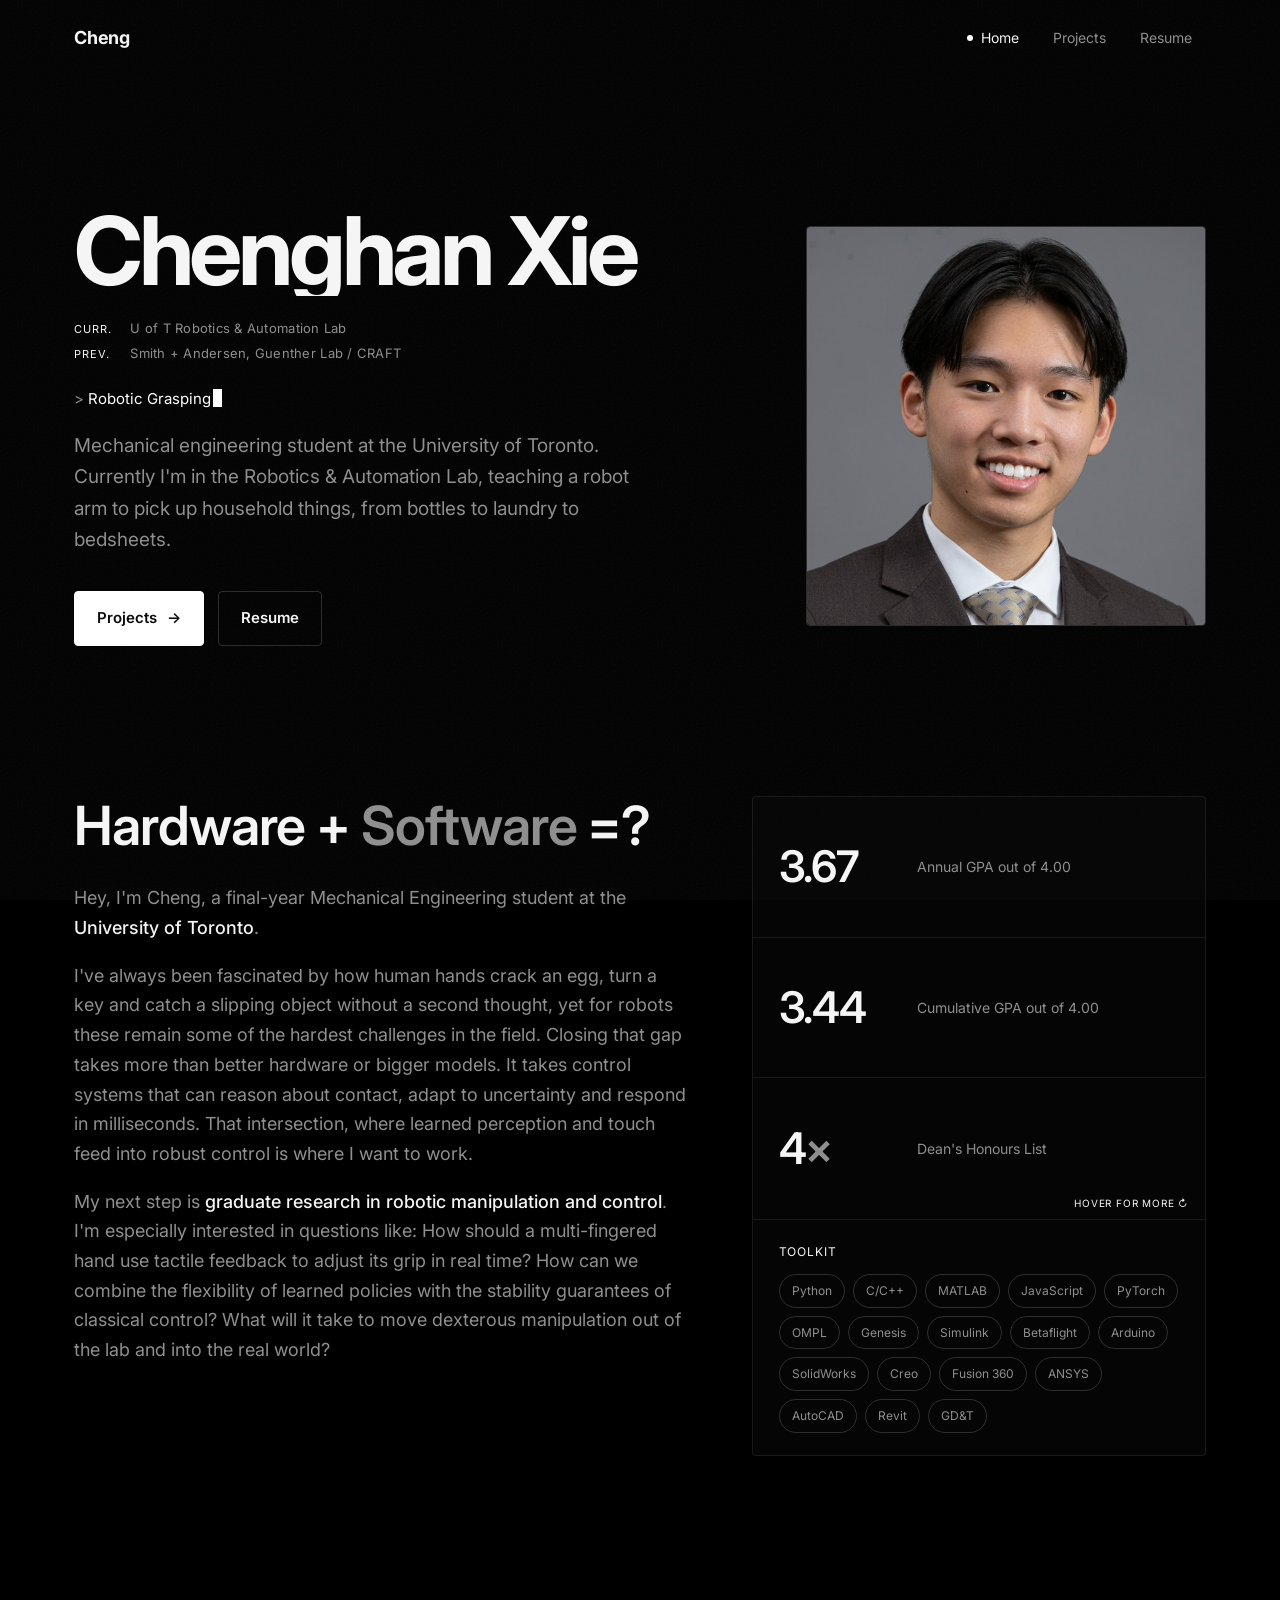
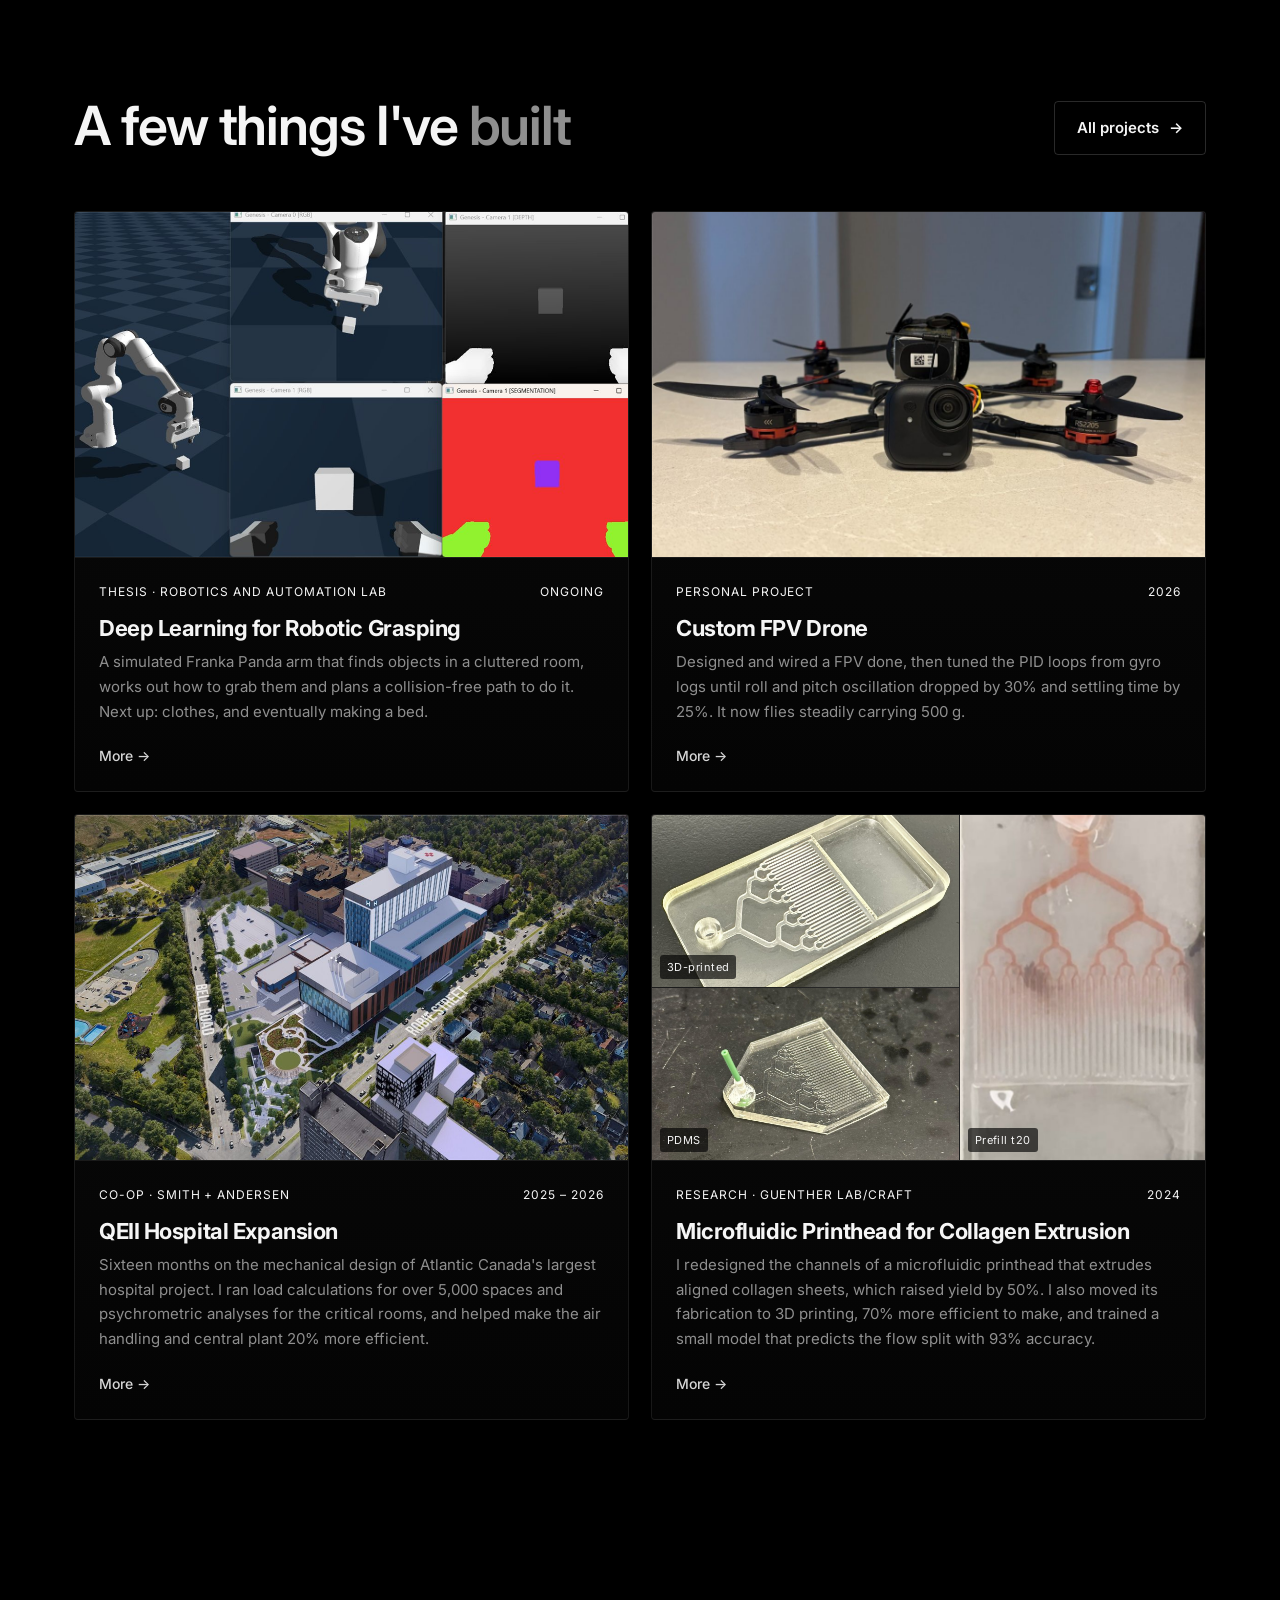
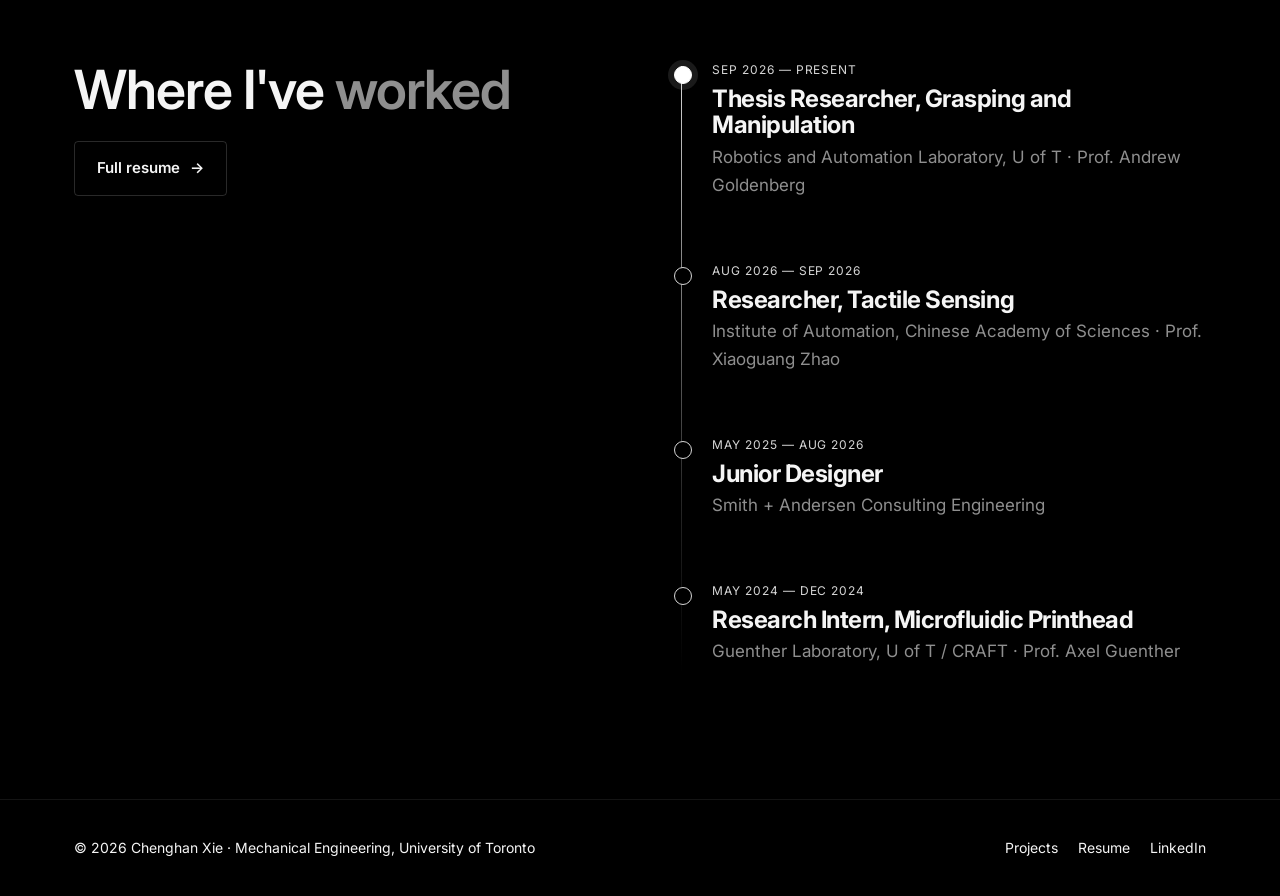
<file: index.html>
<!DOCTYPE html>
<html lang="en">
<head>
  <meta charset="UTF-8">
  <meta name="viewport" content="width=device-width, initial-scale=1.0">
  <title>Chenghan Xie</title>
  <meta name="description" content="Chenghan Xie, a mechanical engineering student at the University of Toronto working on robotic grasping and dexterous manipulation.">
  <link rel="preconnect" href="https://fonts.googleapis.com">
  <link rel="preconnect" href="https://fonts.gstatic.com" crossorigin>
  <link href="https://fonts.googleapis.com/css2?family=Inter:wght@400;500;600;700&display=swap" rel="stylesheet">
  <link rel="stylesheet" href="style.css">
</head>
<body>

  <nav class="nav">
    <div class="nav-inner">
      <a href="index.html" class="logo" aria-label="Home">
        Cheng<span class="tag"></span>
      </a>
      <button class="nav-toggle" aria-label="Menu" aria-expanded="false">☰</button>
      <ul class="nav-links">
        <li><a href="index.html" class="active">Home</a></li>
        <li><a href="projects.html">Projects</a></li>
        <li><a href="cv.html">Resume</a></li>
      </ul>
    </div>
  </nav>

  <header class="hero">
    <div class="container hero-grid">
      <div>
        <h1>
          <span class="line"><span>Chenghan Xie</span></span>
        </h1>
        <div class="affil mono"><span>Curr.</span> U of T Robotics &amp; Automation Lab<br><span>Prev.</span> Smith + Andersen, Guenther Lab / CRAFT</div>
        <div class="roles">&gt; <span class="typed" data-words='["Robotic Grasping","Robot Learning","Obstacle Avoidance","Mechanical Design", "Hospital Mechanical Systems"]'></span><span class="caret"></span></div>
        <p class="lead">Mechanical engineering student at the University of Toronto. Currently I'm in the Robotics &amp; Automation Lab, teaching a robot arm to pick up household things, from bottles to laundry to bedsheets.</p>
        <div class="hero-ctas">
          <a href="projects.html" class="btn btn-primary">Projects <span class="arrow">→</span></a>
          <a href="cv.html" class="btn">Resume</a>
        </div>
      </div>
      <figure class="hero-photo">
        <img src="images/headshot-web.jpg" alt="Headshot of Chenghan Xie" width="760" height="765">
      </figure>

    </div>

  </header>

  <section id="about">
    <div class="container about-split">
      <div class="about-text reveal">
        <h2 style="margin-bottom: 28px;">Hardware + <em>Software</em> =? </h2>
        <p>Hey, I'm Cheng, a final-year Mechanical Engineering student at the <strong>University of Toronto</strong>.</p>
        <p>I've always been fascinated by how human hands crack an egg, turn a key and catch a slipping object without a second thought, yet for robots these remain some of the hardest challenges in the field. Closing that gap takes more than better hardware or bigger models. It takes control systems that can reason about contact, adapt to uncertainty and respond in milliseconds. That intersection, where learned perception and touch feed into robust control is where I want to work.</p>
        <p>My next step is <strong>graduate research in robotic manipulation and control</strong>. I'm especially interested in questions like: How should a multi-fingered hand use tactile feedback to adjust its grip in real time? How can we combine the flexibility of learned policies with the stability guarantees of classical control? What will it take to move dexterous manipulation out of the lab and into the real world?</p>
      </div>
      <aside class="about-side">
        <div class="stats reveal">
          <div class="flip" tabindex="0" role="button" aria-label="GPA highlights. Activate to flip to full academic history.">
            <div class="flip-inner">
              <div class="flip-face flip-front">
                <div class="stat"><span class="idx mono"></span><div class="num"><span data-count="3.90">0</span></div><div class="label">Annual GPA out of 4.00</div></div>
                <div class="stat"><span class="idx mono"></span><div class="num"><span data-count="3.66">0</span></div><div class="label">Cumulative GPA out of 4.00</div></div>
                <div class="stat"><span class="idx mono"></span><div class="num"><span data-count="4">0</span><span class="unit">×</span></div><div class="label">Dean's Honours List</div></div>
                <span class="flip-hint mono"><span class="h-hover">Hover</span><span class="h-tap">Tap</span> for more ↻</span>
              </div>
              <div class="flip-face flip-back">
                <div class="ah-head mono">University of Toronto · B.A.Sc. Mechanical Engineering · 2022 – 2027</div>
                <div class="ah-col">
                  <h4 class="mono">Annual GPA</h4>
                  <div class="gbar"><span>Year 1</span><div class="track"><div class="fill" style="--w:82%"></div></div><b>3.28/4.00</b></div>
                  <div class="gbar"><span>Year 2</span><div class="track"><div class="fill" style="--w:95.75%"></div></div><b>3.83/4.00</b></div>
                  <div class="gbar"><span>Year 3</span><div class="track"><div class="fill" style="--w:97.5%"></div></div><b>3.90/4.00</b></div>
                  <p class="ah-note">Cumulative GPA <b>3.66</b></p>
                </div>
                <div class="ah-col">
                  <h4 class="mono">Honours &amp; awards</h4>
                  <div class="ah-item"><b>Dean's Honours List ×4</b><span></div>
                  <div class="ah-item"><b>MIE Summer Research Award</b><span>2024 · $7,500 · Guenther Lab</span></div>
                </div>
                <div class="ah-col">
                  <h4 class="mono">Teams &amp; leadership</h4>
                  <div class="ah-item"><b>U of T Formula Racing</b><span>Suspension Member · kinematic analysis, FEA</span></div>
                  <div class="ah-item"><b>ASHRAE U of T</b><span>Vice President</span></div>
                </div>
              </div>
            </div>
          </div>
          <div class="toolkit"><span class="mono">Toolkit</span><div class="chips"><span class="chip">Python</span><span class="chip">C/C++</span><span class="chip">MATLAB</span><span class="chip">JavaScript</span><span class="chip">PyTorch</span><span class="chip">OMPL</span><span class="chip">Genesis</span><span class="chip">Simulink</span><span class="chip">Betaflight</span><span class="chip">Arduino</span><span class="chip">SolidWorks</span><span class="chip">Creo</span><span class="chip">Fusion 360</span><span class="chip">ANSYS</span><span class="chip">AutoCAD</span><span class="chip">Revit</span><span class="chip">GD&amp;T</span></div></div>
        </div>
      </aside>
    </div>
  </section>

  <section id="work">
    <div class="container">
      <div class="section-head">
        <div class="reveal">
          <h2>A few things I've <em>built</em></h2>
        </div>
        <a href="projects.html" class="btn reveal">All projects <span class="arrow">→</span></a>
      </div>

      <div class="feature-grid two">
        <a href="projects.html#thesis" class="pcard reveal">
          <div class="viz"><img src="images/web/thesis-genesis.jpg" alt="Simulated Franka Panda arm reaching for a cube in Genesis, with RGB, depth and segmentation camera views" loading="lazy"></div>
          <div class="body">
            <div class="meta mono"><span>Thesis · Robotics and Automation Lab</span><span>Ongoing</span></div>
            <h3>Deep Learning for Robotic Grasping</h3>
            <p>A simulated Franka Panda arm that finds objects in a cluttered room, works out how to grab them and plans a collision-free path to do it. Next up: clothes, and eventually making a bed.</p>
            <span class="more">More →</span>
          </div>
        </a>

        <a href="projects.html#uav" class="pcard reveal reveal-delay-1">
          <div class="viz"><img src="images/web/uav-drone.jpg" alt="Custom-built FPV drone with a mounted action camera" loading="lazy"></div>
          <div class="body">
            <div class="meta mono"><span>Personal project</span><span>2026</span></div>
            <h3>Custom FPV Drone</h3>
            <p>Designed and wired a FPV done, then tuned the PID loops from gyro logs until roll and pitch oscillation dropped by 30% and settling time by 25%. It now flies steadily carrying 500 g.</p>
            <span class="more">More →</span>
          </div>
        </a>

        <a href="projects.html#hospital" class="pcard reveal">
          <div class="viz"><img src="images/web/qeii.jpg" alt="Rendering of the QEII Health Infrastructure Expansion Project in Halifax" loading="lazy"></div>
          <div class="body">
            <div class="meta mono"><span>Co-op · Smith + Andersen</span><span>2025 – 2026</span></div>
            <h3>QEII Hospital Expansion</h3>
            <p>Sixteen months on the mechanical design of Atlantic Canada's largest hospital project. I ran load calculations for over 5,000 spaces and psychrometric analyses for the critical rooms, and helped make the air handling and central plant 20% more efficient.</p>
            <span class="more">More →</span>
          </div>
        </a>

        <a href="projects.html#printhead" class="pcard reveal reveal-delay-1">
          <div class="viz">
            <div class="ph-grid">
              <div class="ph-compare">
                <div class="ph-cell"><img src="images/web/printhead-3d.jpg" alt="3D-printed clear microfluidic printhead with a bifurcating channel manifold" loading="lazy"><span class="ph-label">3D-printed</span></div>
                <div class="ph-cell"><img src="images/web/printhead-pdms.jpg" alt="PDMS microfluidic printhead with the same channel manifold and a green inlet tube" loading="lazy"><span class="ph-label">PDMS</span></div>
              </div>
              <div class="ph-cell slides" aria-label="Prefill sequence from t0 to t30">
                <img src="images/web/prefill-t0.jpg" class="on" data-label="Prefill t0" alt="Printhead prefill at t0">
                <img src="images/web/prefill-t8.jpg" data-label="Prefill t8" alt="Printhead prefill at t8">
                <img src="images/web/prefill-t12.jpg" data-label="Prefill t12" alt="Printhead prefill at t12">
                <img src="images/web/prefill-t20.jpg" data-label="Prefill t20" alt="Printhead prefill at t20">
                <img src="images/web/prefill-t30.jpg" data-label="Prefill t30" alt="Printhead prefill at t30">
                <span class="ph-label slide-label">Prefill t0</span>
              </div>
            </div>
          </div>
          <div class="body">
            <div class="meta mono"><span>Research · Guenther Lab/CRAFT</span><span>2024</span></div>
            <h3>Microfluidic Printhead for Collagen Extrusion</h3>
            <p>I redesigned the channels of a microfluidic printhead that extrudes aligned collagen sheets, which raised yield by 50%. I also moved its fabrication to 3D printing, 70% more efficient to make, and trained a small model that predicts the flow split with 93% accuracy.</p>
            <span class="more">More →</span>
          </div>
        </a>
      </div>
    </div>
  </section>

  <section id="experience">
    <div class="container about-grid" style="align-items: start;">
      <div class="reveal" style="position: sticky; top: 130px;">
        <h2 style="margin-bottom: 22px;">Where I've <em>worked</em></h2>
        <a href="cv.html" class="btn">Full resume <span class="arrow">→</span></a>
      </div>

      <div class="timeline">
        <div class="tl-item current reveal">
          <div class="when mono">Sep 2026 — Present</div>
          <h3>Thesis Researcher, Grasping and Manipulation</h3>
          <div class="where">Robotics and Automation Laboratory, U of T · Prof. Andrew Goldenberg</div>
        </div>
        <div class="tl-item reveal">
          <div class="when mono">Aug 2026 — Sep 2026</div>
          <h3>Researcher, Tactile Sensing</h3>
          <div class="where">Institute of Automation, Chinese Academy of Sciences · Prof. Xiaoguang Zhao</div>
        </div>
        <div class="tl-item reveal">
          <div class="when mono">May 2025 — Aug 2026</div>
          <h3>Junior Designer</h3>
          <div class="where">Smith + Andersen Consulting Engineering</div>
        </div>
        <div class="tl-item reveal">
          <div class="when mono">May 2024 — Dec 2024</div>
          <h3>Research Intern, Microfluidic Printhead</h3>
          <div class="where">Guenther Laboratory, U of T / CRAFT · Prof. Axel Guenther</div>
        </div>
      </div>
    </div>
  </section>

  <footer class="site-footer">
    <div class="container foot-inner">
      <span>© <span data-year></span> Chenghan Xie · Mechanical Engineering, University of Toronto</span>
      <div class="foot-links">
        <a href="projects.html">Projects</a>
        <a href="cv.html">Resume</a>
        <a href="https://www.linkedin.com/in/chenghan-xie/" target="_blank" rel="noopener">LinkedIn</a>
      </div>
    </div>
  </footer>

  <script src="main.js"></script>
</body>
</html>
</file>
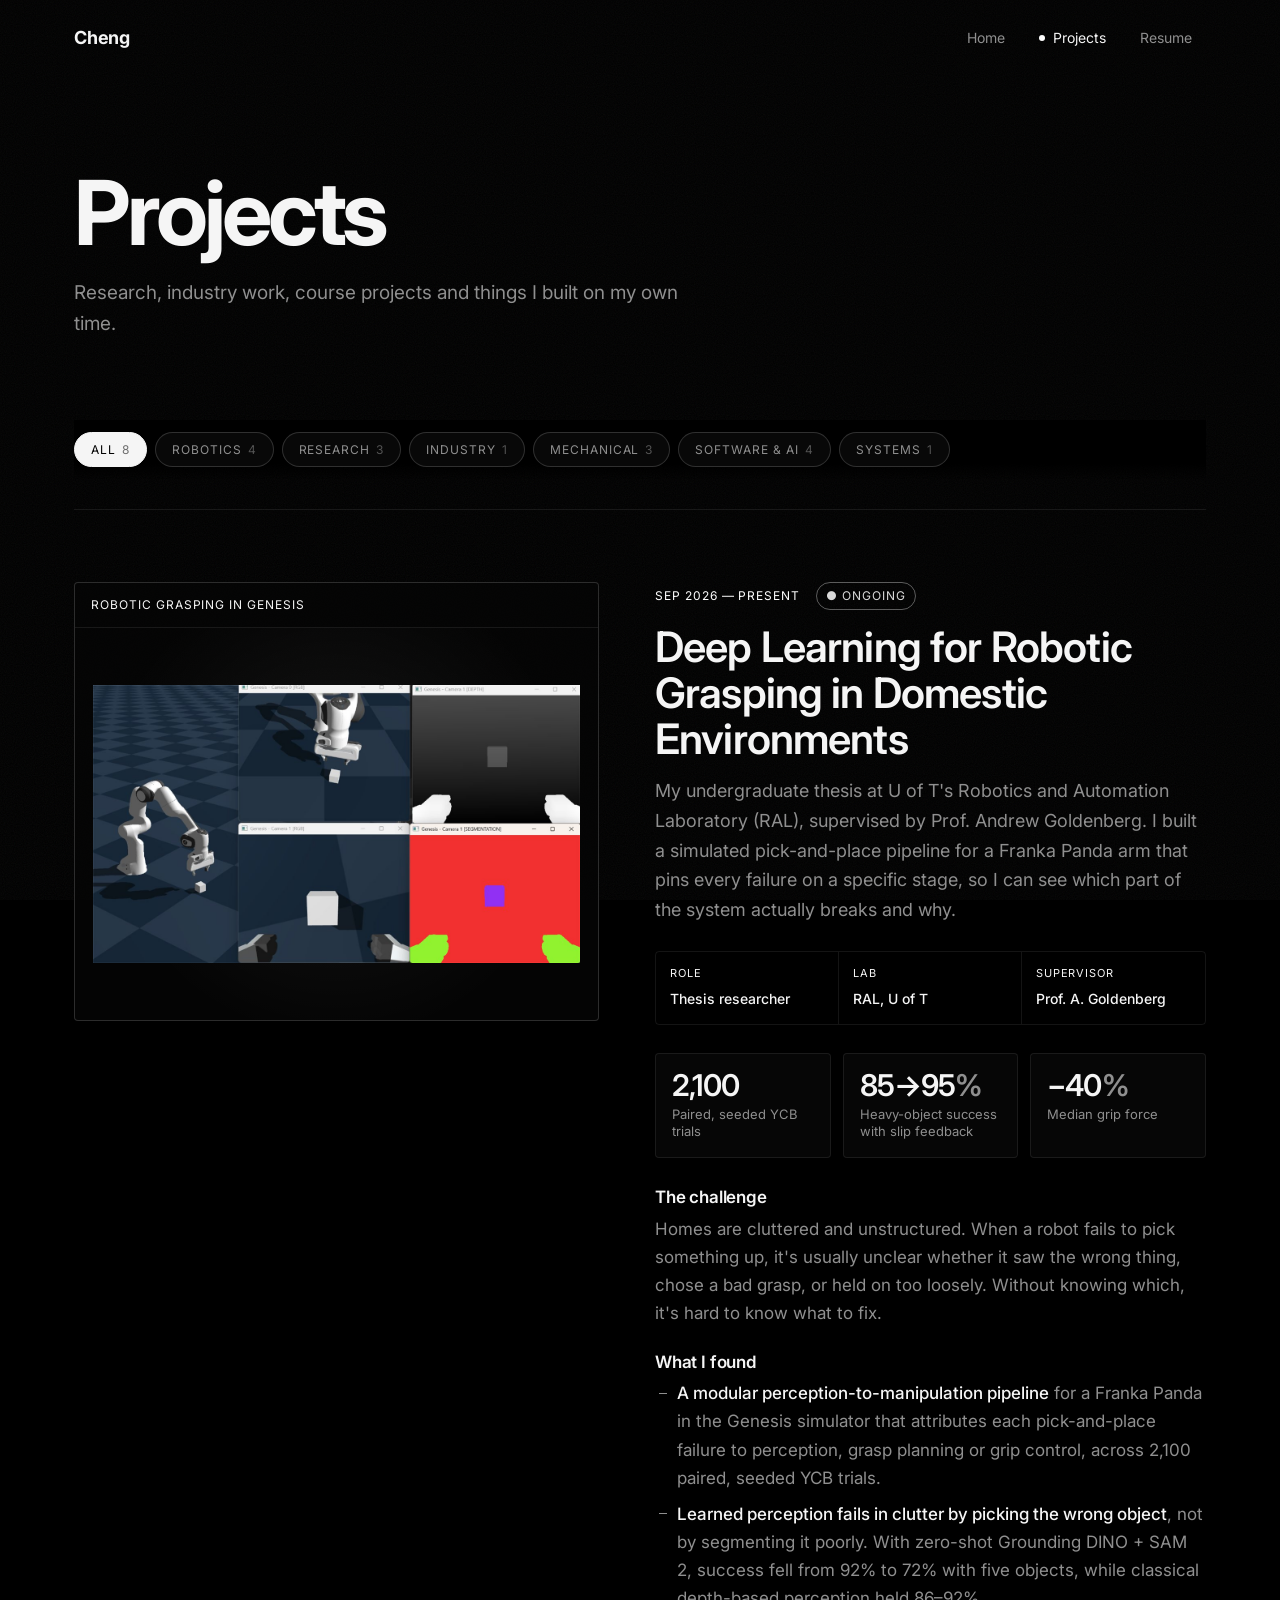
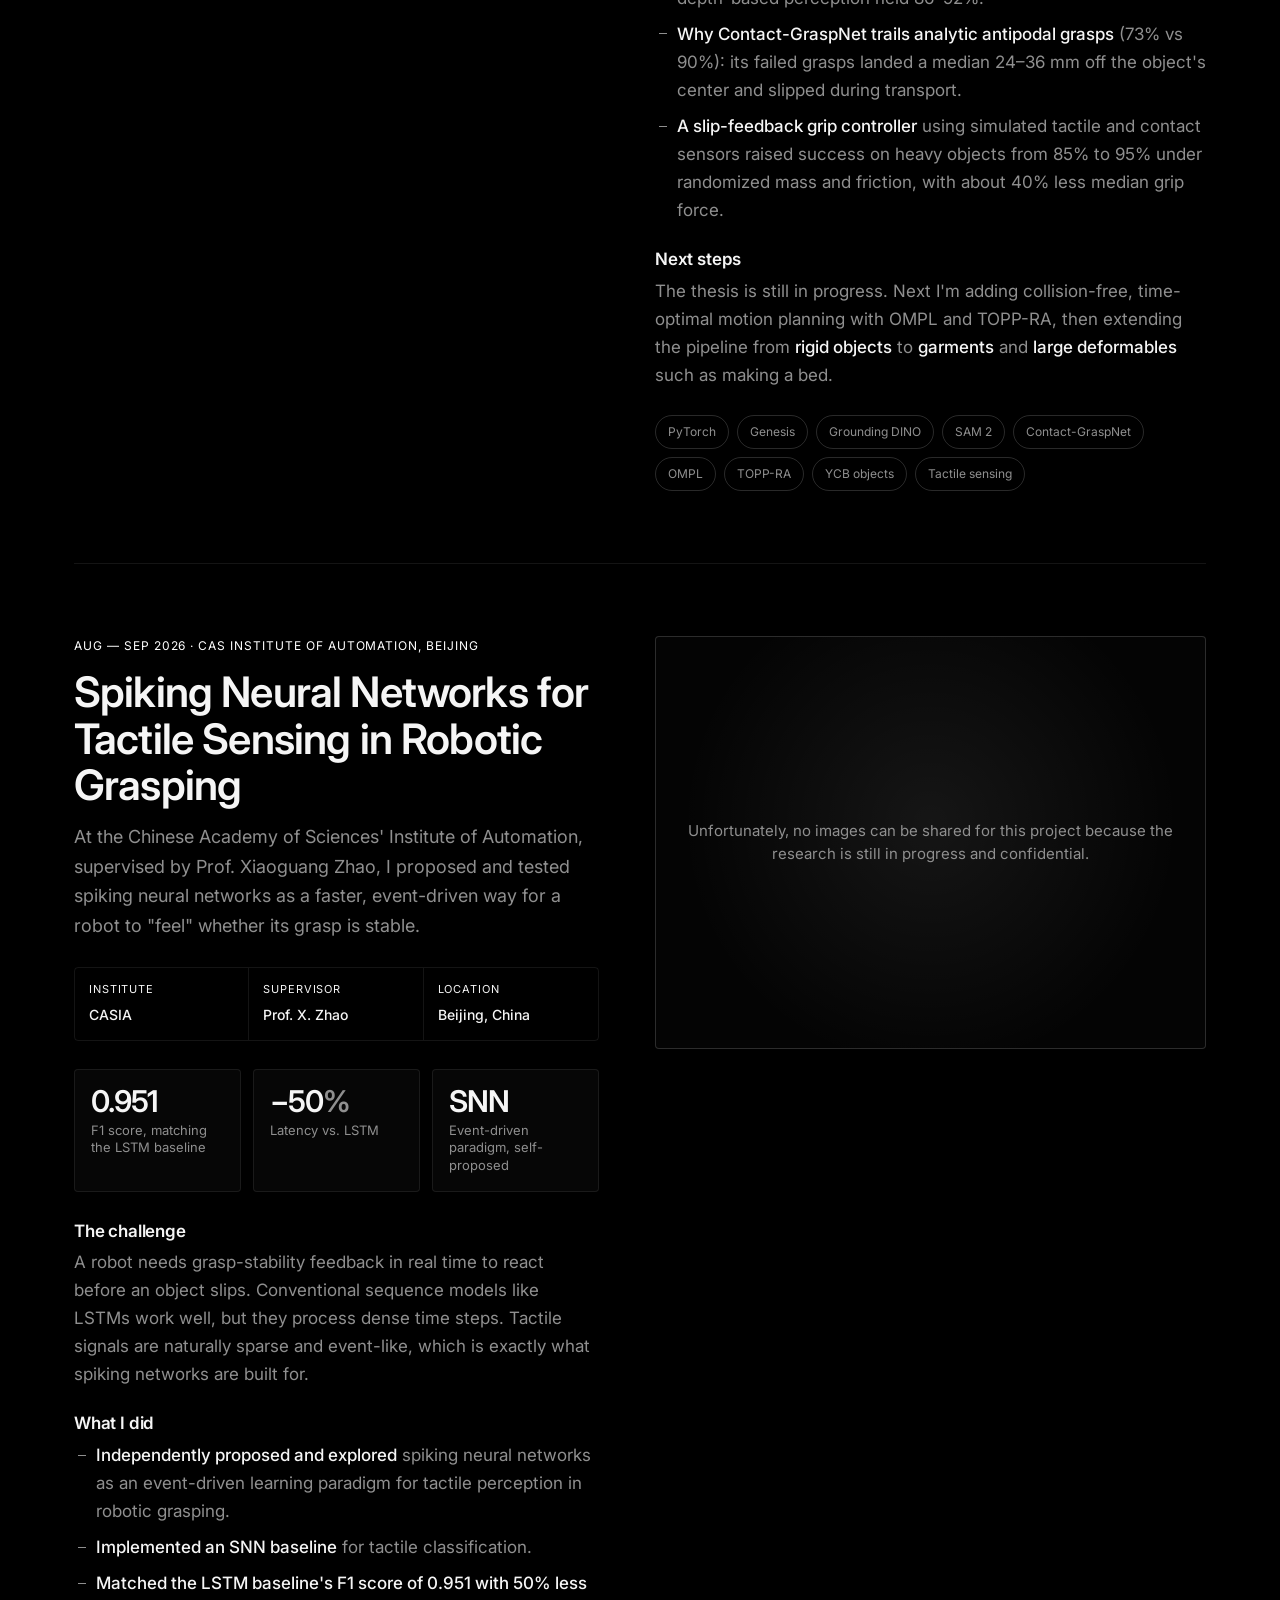
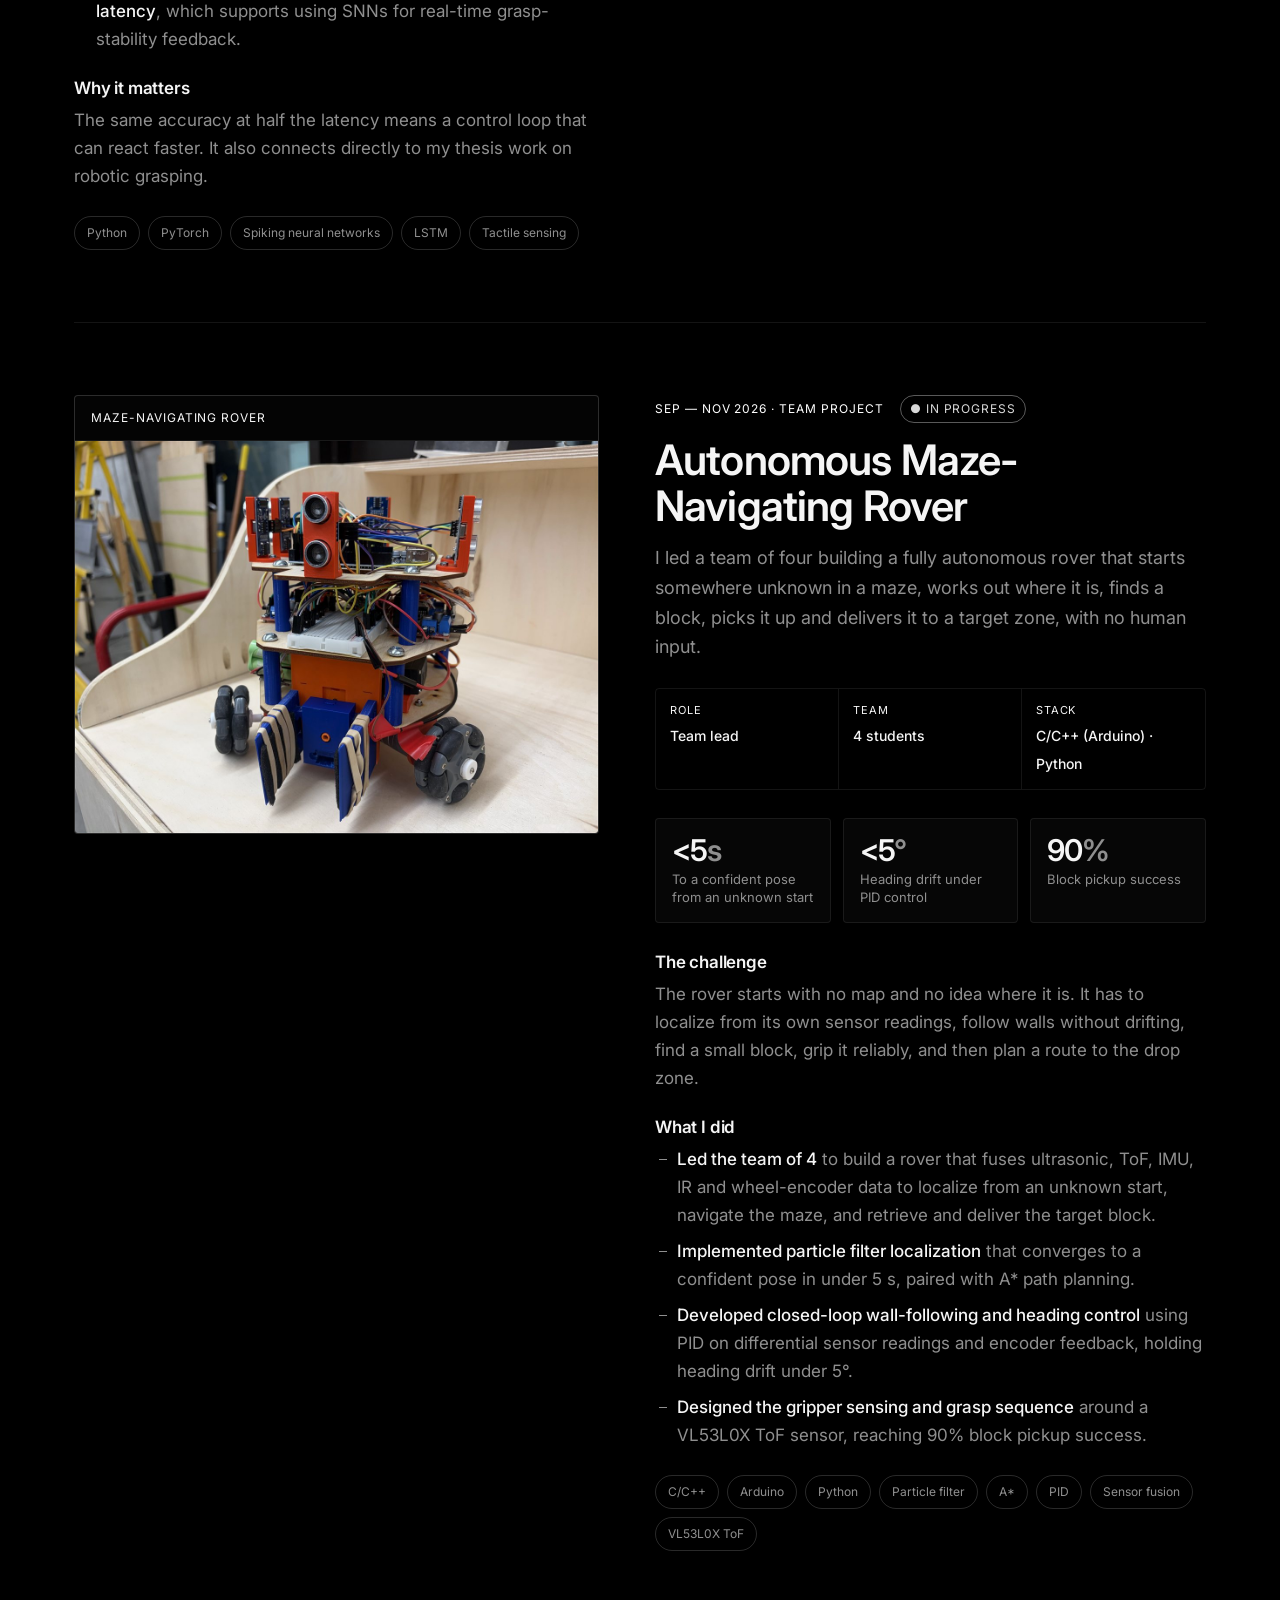
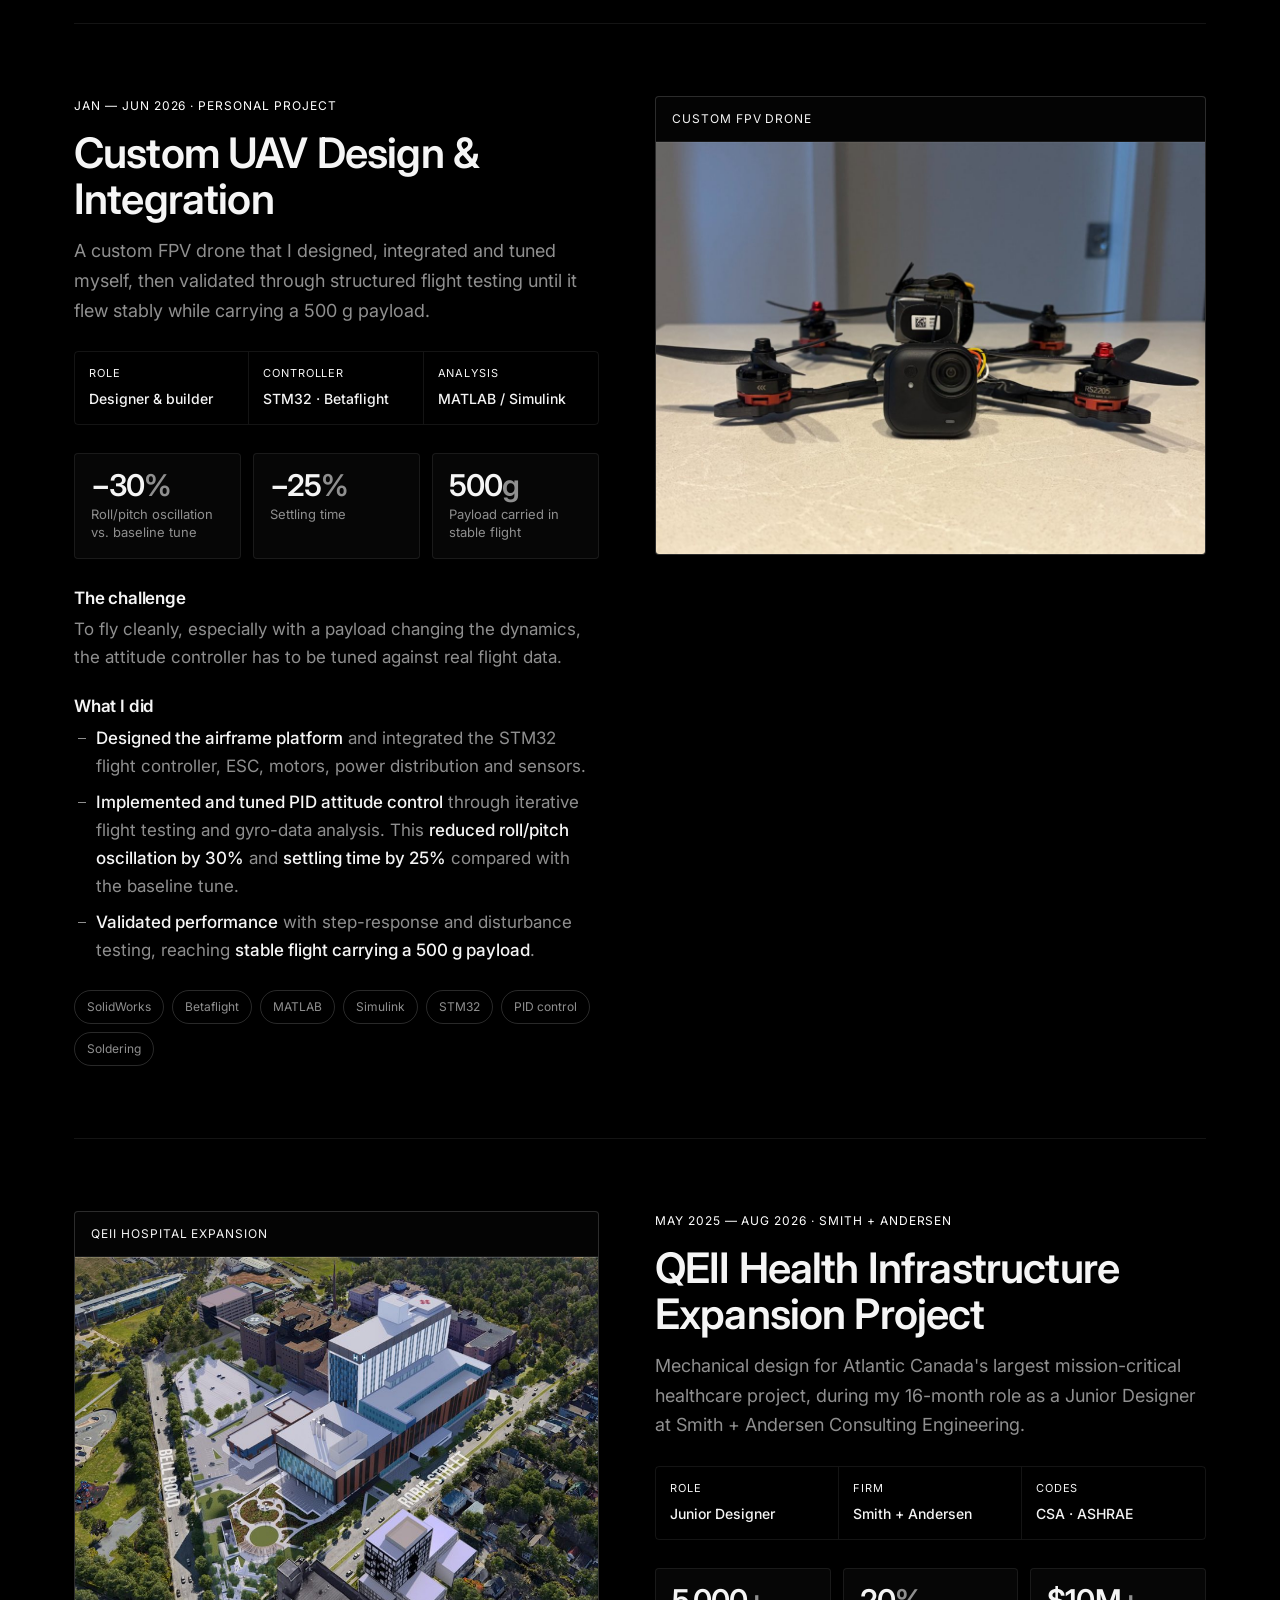
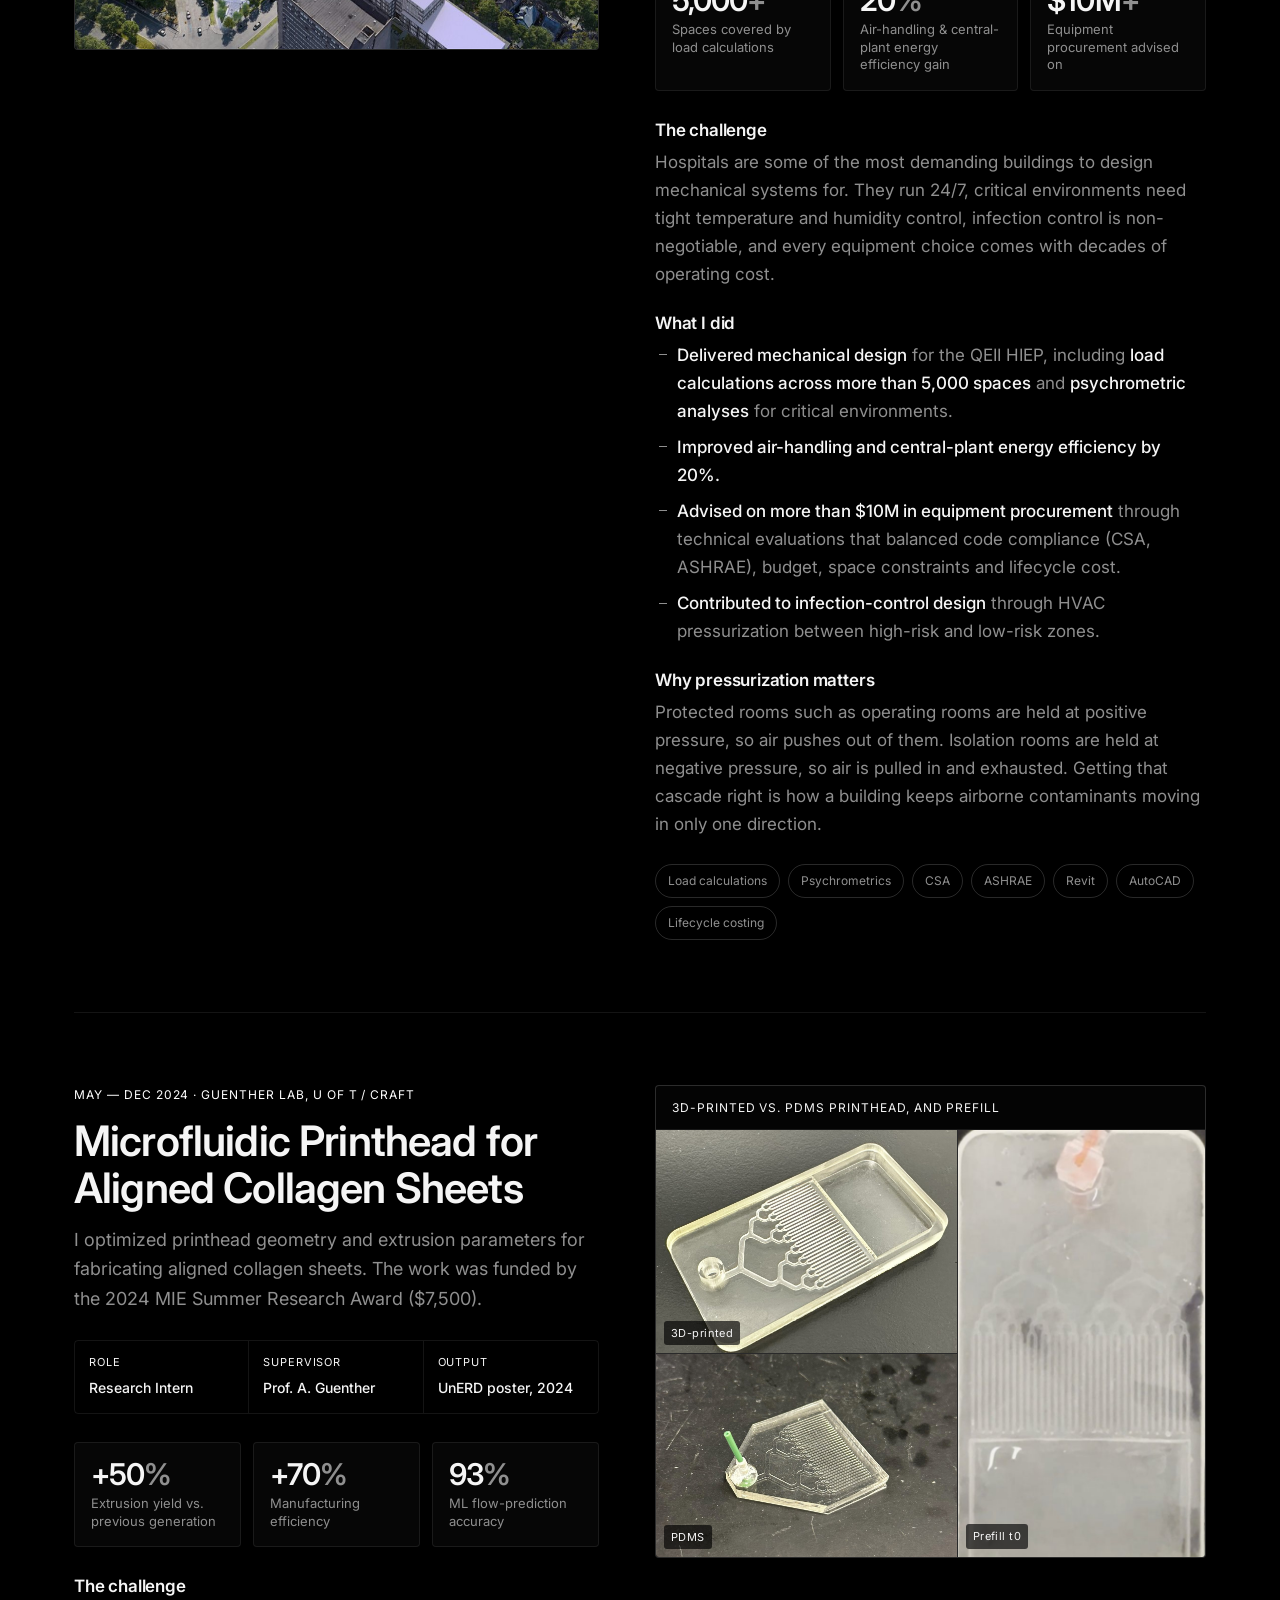
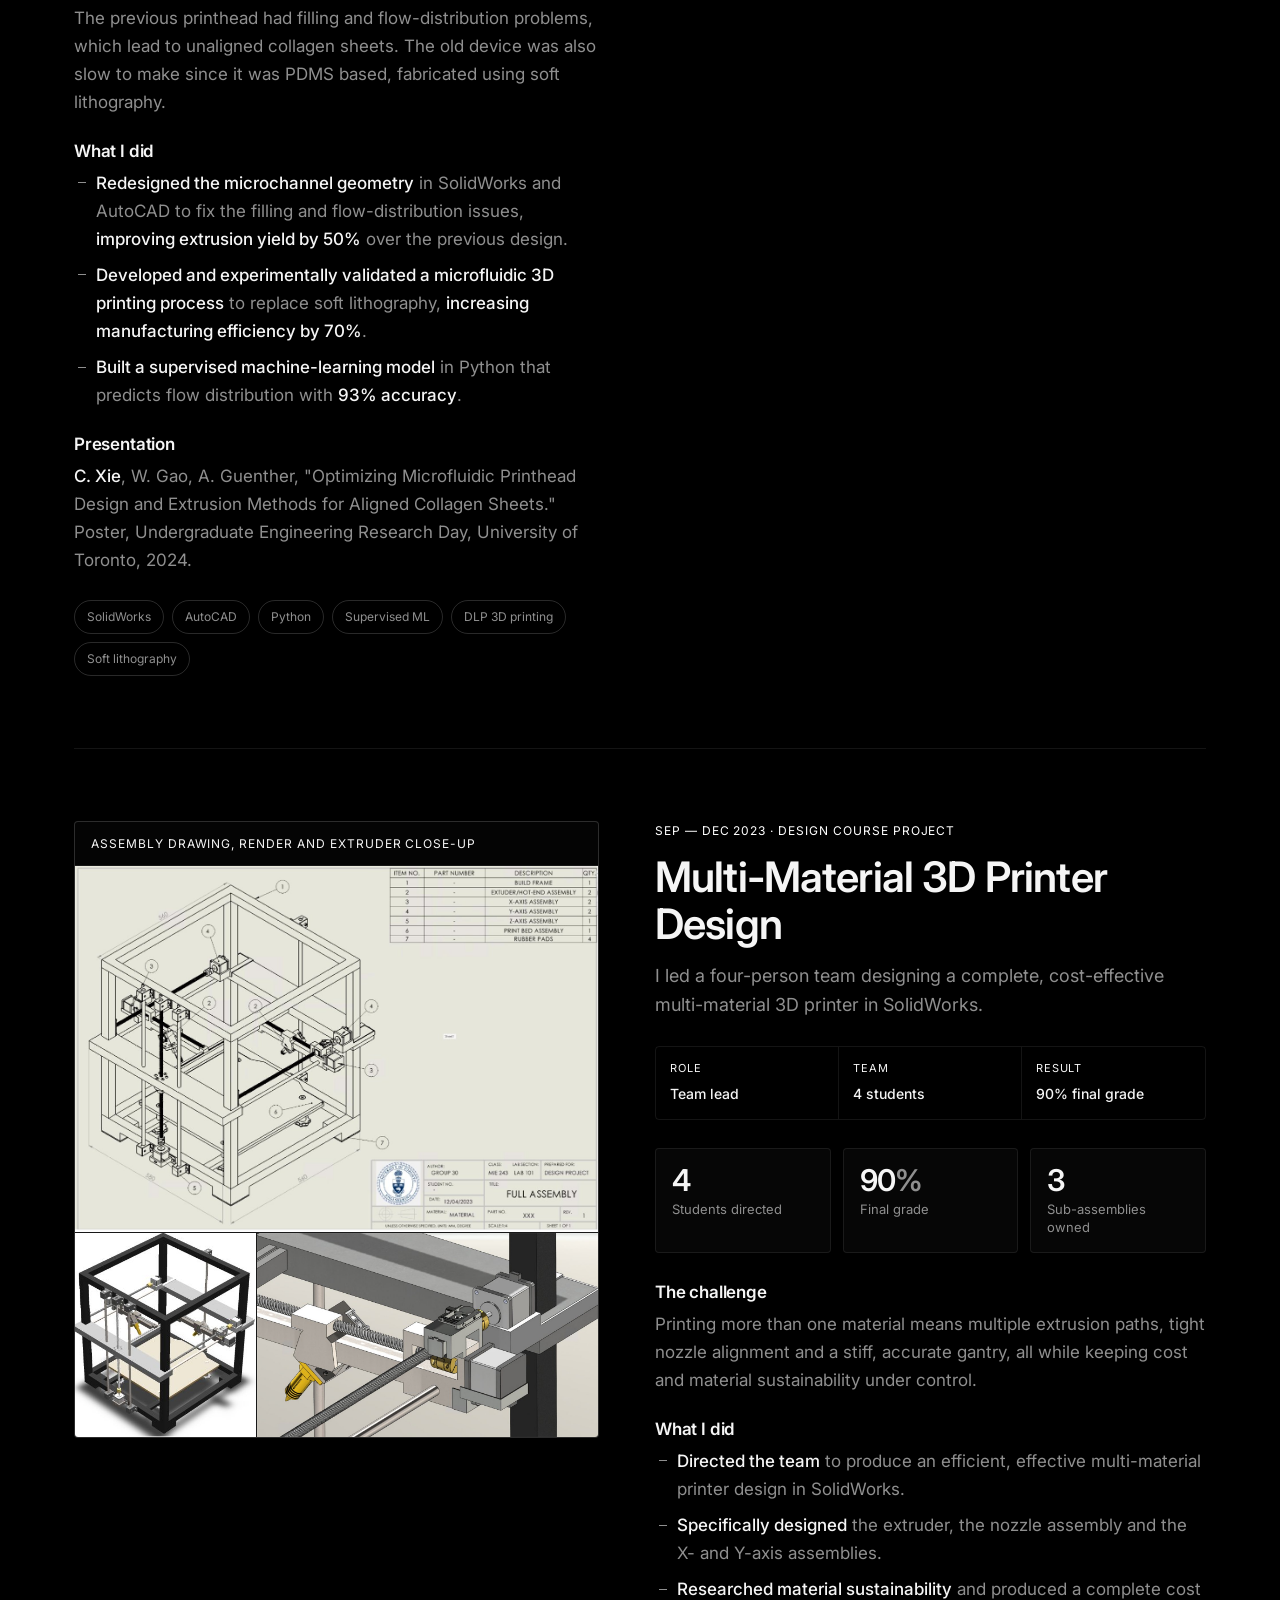
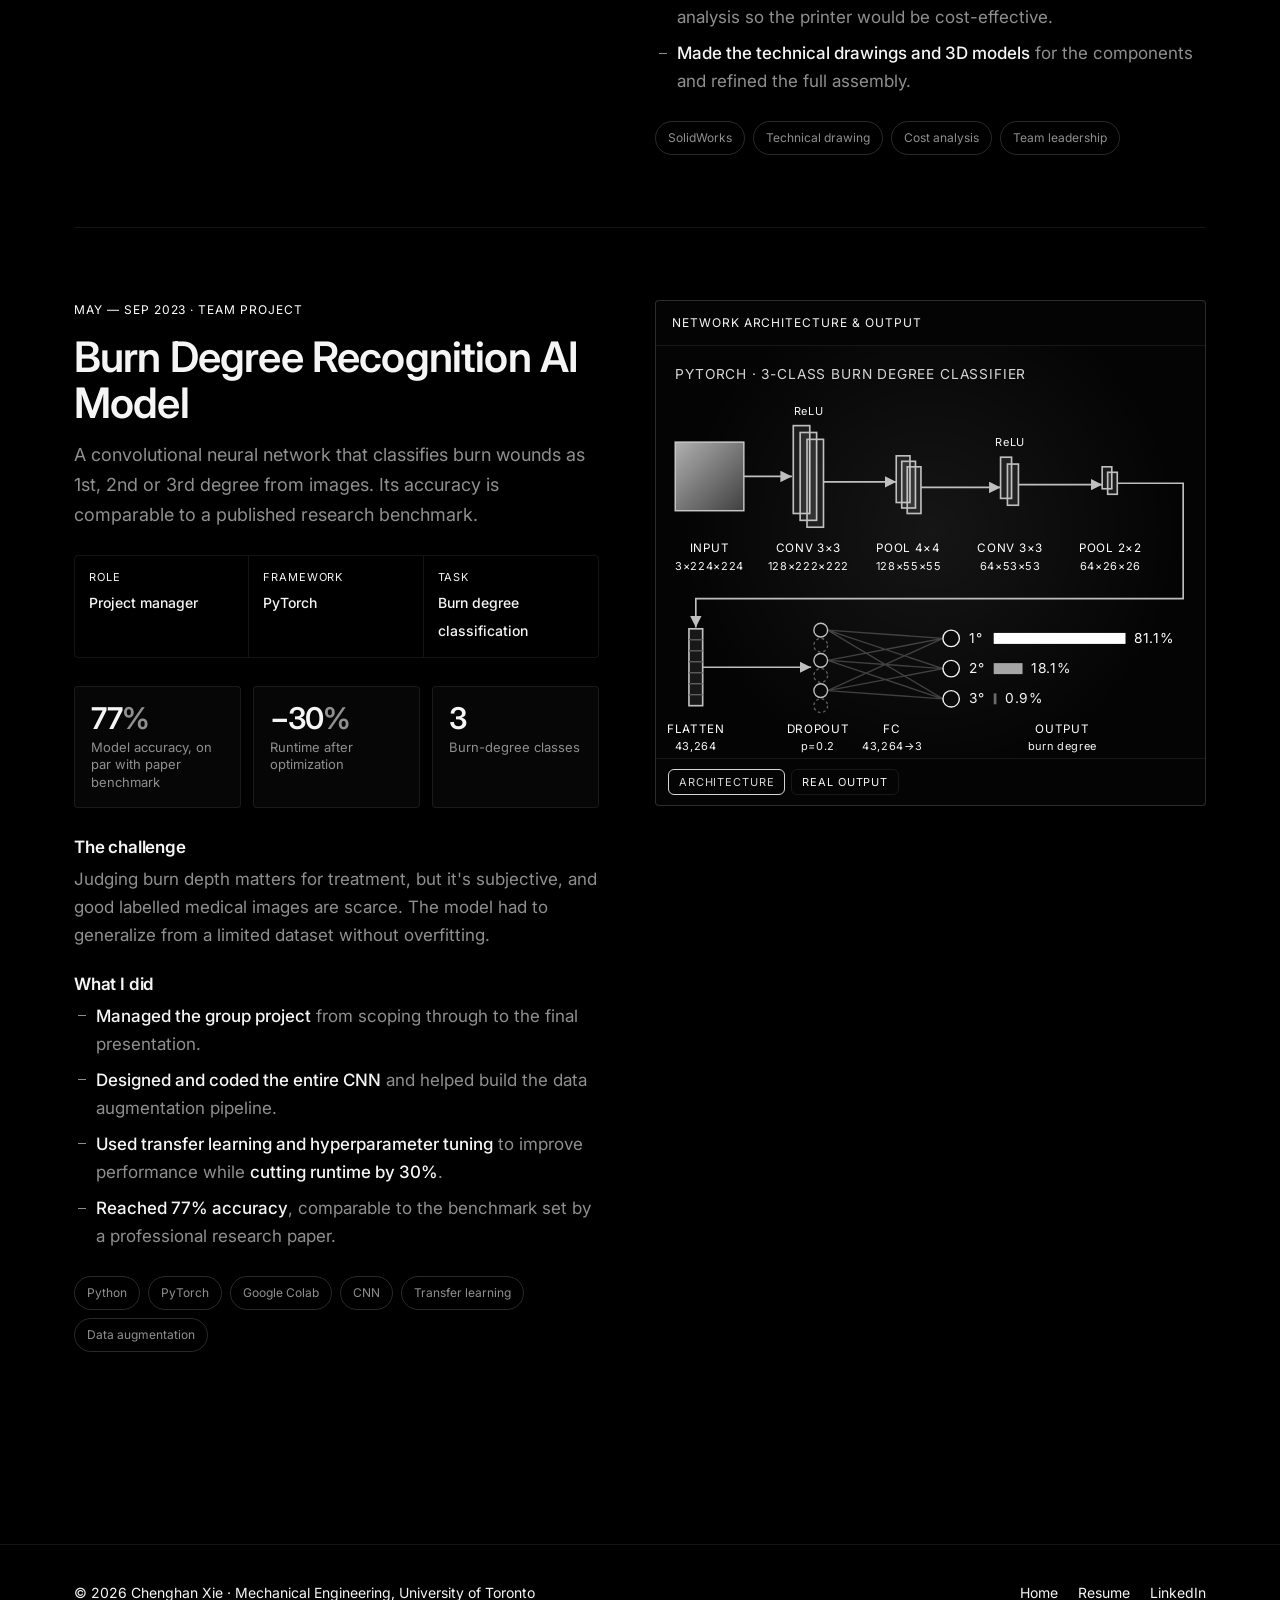
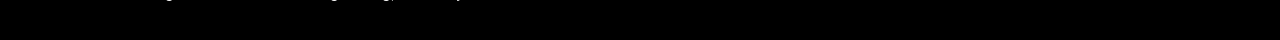
<file: projects.html>
<!DOCTYPE html>
<html lang="en">
<head>
  <meta charset="UTF-8">
  <meta name="viewport" content="width=device-width, initial-scale=1.0">
  <title>Projects — Chenghan Xie</title>
  <meta name="description" content="Engineering projects by Chenghan Xie: deep learning for robotic grasping, spiking neural networks for tactile sensing, autonomous rover, custom UAV, hospital HVAC design, microfluidic printhead research and more.">
  <link rel="preconnect" href="https://fonts.googleapis.com">
  <link rel="preconnect" href="https://fonts.gstatic.com" crossorigin>
  <link href="https://fonts.googleapis.com/css2?family=Inter:wght@400;500;600;700&display=swap" rel="stylesheet">
  <link rel="stylesheet" href="style.css">
</head>
<body>

  <nav class="nav">
    <div class="nav-inner">
      <a href="index.html" class="logo" aria-label="Home">
        Cheng<span class="tag"></span>
      </a>
      <button class="nav-toggle" aria-label="Menu" aria-expanded="false">☰</button>
      <ul class="nav-links">
        <li><a href="index.html">Home</a></li>
        <li><a href="projects.html" class="active">Projects</a></li>
        <li><a href="cv.html">Resume</a></li>
      </ul>
    </div>
  </nav>

  <header class="page-hero">
    <div class="container">
      <h1>Projects</h1>
      <p class="lead">Research, industry work, course projects and things I built on my own time.</p>
    </div>
  </header>

  <section style="padding-top: 10px;">
    <div class="container">
      <div class="filters" role="toolbar" aria-label="Filter projects">
        <button class="active" data-filter="all">All</button>
        <button data-filter="robotics">Robotics</button>
        <button data-filter="research">Research</button>
        <button data-filter="industry">Industry</button>
        <button data-filter="mechanical">Mechanical</button>
        <button data-filter="software">Software &amp; AI</button>
        <button data-filter="systems">Systems</button>
      </div>

      <article class="case" id="thesis" data-cat="robotics research software">
        <div class="case-viz reveal">
          <div class="figure">
            <div class="figure-head mono"><span>Robotic grasping in Genesis</span></div>
            <div class="stage">
              <img src="images/web/thesis-genesis.jpg" alt="Franka Panda arm in the Genesis simulator with RGB, depth and segmentation camera views of a cube">
            </div>
          </div>
        </div>
        <div class="case-body reveal reveal-delay-1">
          <div class="pid mono">Sep 2026 — Present <span class="badge">● Ongoing</span></div>
          <h2>Deep Learning for Robotic Grasping in Domestic Environments</h2>
          <p class="summary">My undergraduate thesis at U of T's Robotics and Automation Laboratory (RAL), supervised by Prof. Andrew Goldenberg. I built a simulated pick-and-place pipeline for a Franka Panda arm that pins every failure on a specific stage, so I can see which part of the system actually breaks and why.</p>
          <div class="case-meta">
            <div><span>Role</span><b>Thesis researcher</b></div>
            <div><span>Lab</span><b>RAL, U of T</b></div>
            <div><span>Supervisor</span><b>Prof. A. Goldenberg</b></div>
          </div>
          <div class="metrics">
            <div class="metric"><div class="v">2,100</div><div class="k">Paired, seeded YCB trials</div></div>
            <div class="metric"><div class="v">85→95<span class="unit">%</span></div><div class="k">Heavy-object success with slip feedback</div></div>
            <div class="metric"><div class="v">−40<span class="unit">%</span></div><div class="k">Median grip force</div></div>
          </div>
          <h4>The challenge</h4>
          <p>Homes are cluttered and unstructured. When a robot fails to pick something up, it's usually unclear whether it saw the wrong thing, chose a bad grasp, or held on too loosely. Without knowing which, it's hard to know what to fix.</p>
          <h4>What I found</h4>
          <ul>
            <li><strong>A modular perception-to-manipulation pipeline</strong> for a Franka Panda in the Genesis simulator that attributes each pick-and-place failure to perception, grasp planning or grip control, across 2,100 paired, seeded YCB trials.</li>
            <li><strong>Learned perception fails in clutter by picking the wrong object</strong>, not by segmenting it poorly. With zero-shot Grounding DINO + SAM 2, success fell from 92% to 72% with five objects, while classical depth-based perception held 86–92%.</li>
            <li><strong>Why Contact-GraspNet trails analytic antipodal grasps</strong> (73% vs 90%): its failed grasps landed a median 24–36 mm off the object's center and slipped during transport.</li>
            <li><strong>A slip-feedback grip controller</strong> using simulated tactile and contact sensors raised success on heavy objects from 85% to 95% under randomized mass and friction, with about 40% less median grip force.</li>
          </ul>
          <h4>Next steps</h4>
          <p>The thesis is still in progress. Next I'm adding collision-free, time-optimal motion planning with OMPL and TOPP-RA, then extending the pipeline from <strong style="color:var(--text);font-weight:500">rigid objects</strong> to <strong style="color:var(--text);font-weight:500">garments</strong> and <strong style="color:var(--text);font-weight:500">large deformables</strong> such as making a bed.</p>
          <div class="tools"><span class="chip">PyTorch</span><span class="chip">Genesis</span><span class="chip">Grounding DINO</span><span class="chip">SAM 2</span><span class="chip">Contact-GraspNet</span><span class="chip">OMPL</span><span class="chip">TOPP-RA</span><span class="chip">YCB objects</span><span class="chip">Tactile sensing</span></div>
        </div>
      </article>

      <article class="case" id="snn" data-cat="research software robotics">
        <div class="case-viz reveal">
          <div class="figure">
            <div class="stage">
              <p class="stage-note">Unfortunately, no images can be shared for this project because the research is still in progress and confidential.</p>
            </div>
          </div>
        </div>
        <div class="case-body reveal reveal-delay-1">
          <div class="pid mono">Aug — Sep 2026 · CAS Institute of Automation, Beijing</div>
          <h2>Spiking Neural Networks for Tactile Sensing in Robotic Grasping</h2>
          <p class="summary">At the Chinese Academy of Sciences' Institute of Automation, supervised by Prof. Xiaoguang Zhao, I proposed and tested spiking neural networks as a faster, event-driven way for a robot to "feel" whether its grasp is stable.</p>
          <div class="case-meta">
            <div><span>Institute</span><b>CASIA</b></div>
            <div><span>Supervisor</span><b>Prof. X. Zhao</b></div>
            <div><span>Location</span><b>Beijing, China</b></div>
          </div>
          <div class="metrics">
            <div class="metric"><div class="v">0.951</div><div class="k">F1 score, matching the LSTM baseline</div></div>
            <div class="metric"><div class="v">−50<span class="unit">%</span></div><div class="k">Latency vs. LSTM</div></div>
            <div class="metric"><div class="v">SNN</div><div class="k">Event-driven paradigm, self-proposed</div></div>
          </div>
          <h4>The challenge</h4>
          <p>A robot needs grasp-stability feedback in real time to react before an object slips. Conventional sequence models like LSTMs work well, but they process dense time steps. Tactile signals are naturally sparse and event-like, which is exactly what spiking networks are built for.</p>
          <h4>What I did</h4>
          <ul>
            <li><strong>Independently proposed and explored</strong> spiking neural networks as an event-driven learning paradigm for tactile perception in robotic grasping.</li>
            <li><strong>Implemented an SNN baseline</strong> for tactile classification.</li>
            <li><strong>Matched the LSTM baseline's F1 score of 0.951 with 50% less latency</strong>, which supports using SNNs for real-time grasp-stability feedback.</li>
          </ul>
          <h4>Why it matters</h4>
          <p>The same accuracy at half the latency means a control loop that can react faster. It also connects directly to my thesis work on robotic grasping.</p>
          <div class="tools"><span class="chip">Python</span><span class="chip">PyTorch</span><span class="chip">Spiking neural networks</span><span class="chip">LSTM</span><span class="chip">Tactile sensing</span></div>
        </div>
      </article>

      <article class="case" id="rover" data-cat="robotics">
        <div class="case-viz reveal">
          <div class="figure">
            <div class="figure-head mono"><span>Maze-navigating rover</span></div>
            <div class="stage">
              <img src="images/web/rover.jpg" class="cover" alt="The autonomous rover: layered wooden decks with ultrasonic and ToF sensors on 3D-printed mounts, a breadboard and motor drivers, omni wheels and a front gripper">
            </div>
          </div>
        </div>
        <div class="case-body reveal reveal-delay-1">
          <div class="pid mono">Sep — Nov 2026 · Team project <span class="badge">● In progress</span></div>
          <h2>Autonomous Maze-Navigating Rover</h2>
          <p class="summary">I led a team of four building a fully autonomous rover that starts somewhere unknown in a maze, works out where it is, finds a block, picks it up and delivers it to a target zone, with no human input.</p>
          <div class="case-meta">
            <div><span>Role</span><b>Team lead</b></div>
            <div><span>Team</span><b>4 students</b></div>
            <div><span>Stack</span><b>C/C++ (Arduino) · Python</b></div>
          </div>
          <div class="metrics">
            <div class="metric"><div class="v">&lt;5<span class="unit">s</span></div><div class="k">To a confident pose from an unknown start</div></div>
            <div class="metric"><div class="v">&lt;5<span class="unit">°</span></div><div class="k">Heading drift under PID control</div></div>
            <div class="metric"><div class="v">90<span class="unit">%</span></div><div class="k">Block pickup success</div></div>
          </div>
          <h4>The challenge</h4>
          <p>The rover starts with no map and no idea where it is. It has to localize from its own sensor readings, follow walls without drifting, find a small block, grip it reliably, and then plan a route to the drop zone.</p>
          <h4>What I did</h4>
          <ul>
            <li><strong>Led the team of 4</strong> to build a rover that fuses ultrasonic, ToF, IMU, IR and wheel-encoder data to localize from an unknown start, navigate the maze, and retrieve and deliver the target block.</li>
            <li><strong>Implemented particle filter localization</strong> that converges to a confident pose in under 5 s, paired with A* path planning.</li>
            <li><strong>Developed closed-loop wall-following and heading control</strong> using PID on differential sensor readings and encoder feedback, holding heading drift under 5°.</li>
            <li><strong>Designed the gripper sensing and grasp sequence</strong> around a VL53L0X ToF sensor, reaching 90% block pickup success.</li>
          </ul>
          <div class="tools"><span class="chip">C/C++</span><span class="chip">Arduino</span><span class="chip">Python</span><span class="chip">Particle filter</span><span class="chip">A*</span><span class="chip">PID</span><span class="chip">Sensor fusion</span><span class="chip">VL53L0X ToF</span></div>
        </div>
      </article>

      <article class="case" id="uav" data-cat="robotics mechanical">
        <div class="case-viz reveal">
          <div class="figure">
            <div class="figure-head mono"><span>Custom FPV drone</span></div>
            <div class="stage">
              <img src="images/web/uav-drone.jpg" class="cover" alt="The custom FPV drone on a countertop, front view with camera and four motors">
            </div>
          </div>
        </div>
        <div class="case-body reveal reveal-delay-1">
          <div class="pid mono">Jan — Jun 2026 · Personal project</div>
          <h2>Custom UAV Design &amp; Integration</h2>
          <p class="summary">A custom FPV drone that I designed, integrated and tuned myself, then validated through structured flight testing until it flew stably while carrying a 500 g payload.</p>
          <div class="case-meta">
            <div><span>Role</span><b>Designer &amp; builder</b></div>
            <div><span>Controller</span><b>STM32 · Betaflight</b></div>
            <div><span>Analysis</span><b>MATLAB / Simulink</b></div>
          </div>
          <div class="metrics">
            <div class="metric"><div class="v">−30<span class="unit">%</span></div><div class="k">Roll/pitch oscillation vs. baseline tune</div></div>
            <div class="metric"><div class="v">−25<span class="unit">%</span></div><div class="k">Settling time</div></div>
            <div class="metric"><div class="v">500<span class="unit">g</span></div><div class="k">Payload carried in stable flight</div></div>
          </div>
          <h4>The challenge</h4>
          <p>To fly cleanly, especially with a payload changing the dynamics, the attitude controller has to be tuned against real flight data.</p>
          <h4>What I did</h4>
          <ul>
            <li><strong>Designed the airframe platform</strong> and integrated the STM32 flight controller, ESC, motors, power distribution and sensors.</li>
            <li><strong>Implemented and tuned PID attitude control</strong> through iterative flight testing and gyro-data analysis. This <strong>reduced roll/pitch oscillation by 30%</strong> and <strong>settling time by 25%</strong> compared with the baseline tune.</li>
            <li><strong>Validated performance</strong> with step-response and disturbance testing, reaching <strong>stable flight carrying a 500 g payload</strong>.</li>
          </ul>
          <div class="tools"><span class="chip">SolidWorks</span><span class="chip">Betaflight</span><span class="chip">MATLAB</span><span class="chip">Simulink</span><span class="chip">STM32</span><span class="chip">PID control</span><span class="chip">Soldering</span></div>
        </div>
      </article>

      <article class="case" id="hospital" data-cat="industry systems">
        <div class="case-viz reveal">
          <div class="figure">
            <div class="figure-head mono"><span>QEII hospital expansion</span></div>
            <div class="stage">
              <img src="images/web/qeii.jpg" class="cover" alt="Rendering of the QEII Health Infrastructure Expansion Project in Halifax">
            </div>
          </div>
        </div>
        <div class="case-body reveal reveal-delay-1">
          <div class="pid mono">May 2025 — Aug 2026 · Smith + Andersen</div>
          <h2>QEII Health Infrastructure Expansion Project</h2>
          <p class="summary">Mechanical design for Atlantic Canada's largest mission-critical healthcare project, during my 16-month role as a Junior Designer at Smith + Andersen Consulting Engineering.</p>
          <div class="case-meta">
            <div><span>Role</span><b>Junior Designer</b></div>
            <div><span>Firm</span><b>Smith + Andersen</b></div>
            <div><span>Codes</span><b>CSA · ASHRAE</b></div>
          </div>
          <div class="metrics">
            <div class="metric"><div class="v">5,000<span class="unit">+</span></div><div class="k">Spaces covered by load calculations</div></div>
            <div class="metric"><div class="v">20<span class="unit">%</span></div><div class="k">Air-handling &amp; central-plant energy efficiency gain</div></div>
            <div class="metric"><div class="v">$10M<span class="unit">+</span></div><div class="k">Equipment procurement advised on</div></div>
          </div>
          <h4>The challenge</h4>
          <p>Hospitals are some of the most demanding buildings to design mechanical systems for. They run 24/7, critical environments need tight temperature and humidity control, infection control is non-negotiable, and every equipment choice comes with decades of operating cost.</p>
          <h4>What I did</h4>
          <ul>
            <li><strong>Delivered mechanical design</strong> for the QEII HIEP, including <strong>load calculations across more than 5,000 spaces</strong> and <strong>psychrometric analyses</strong> for critical environments.</li>
            <li><strong>Improved air-handling and central-plant energy efficiency by 20%.</strong></li>
            <li><strong>Advised on more than $10M in equipment procurement</strong> through technical evaluations that balanced code compliance (CSA, ASHRAE), budget, space constraints and lifecycle cost.</li>
            <li><strong>Contributed to infection-control design</strong> through HVAC pressurization between high-risk and low-risk zones.</li>
          </ul>
          <h4>Why pressurization matters</h4>
          <p>Protected rooms such as operating rooms are held at positive pressure, so air pushes out of them. Isolation rooms are held at negative pressure, so air is pulled in and exhausted. Getting that cascade right is how a building keeps airborne contaminants moving in only one direction.</p>
          <div class="tools"><span class="chip">Load calculations</span><span class="chip">Psychrometrics</span><span class="chip">CSA</span><span class="chip">ASHRAE</span><span class="chip">Revit</span><span class="chip">AutoCAD</span><span class="chip">Lifecycle costing</span></div>
        </div>
      </article>

      <article class="case" id="printhead" data-cat="research software mechanical">
        <div class="case-viz reveal">
          <div class="figure">
            <div class="figure-head mono"><span>3D-printed vs. PDMS printhead, and prefill</span></div>
            <div class="stage seq">
              <div class="ph-grid">
                <div class="ph-compare">
                  <div class="ph-cell">
                    <img src="images/web/printhead-3d.jpg" alt="3D-printed clear microfluidic printhead with a bifurcating channel manifold">
                    <span class="ph-label">3D-printed</span>
                  </div>
                  <div class="ph-cell">
                    <img src="images/web/printhead-pdms.jpg" alt="PDMS microfluidic printhead with the same bifurcating channel manifold and a green inlet tube">
                    <span class="ph-label">PDMS</span>
                  </div>
                </div>
                <div class="ph-cell slides" aria-label="Prefill sequence from t0 to t30">
                  <img src="images/web/prefill-t0.jpg" class="on" data-label="Prefill t0" alt="Printhead prefill at t0">
                  <img src="images/web/prefill-t8.jpg" data-label="Prefill t8" alt="Printhead prefill at t8">
                  <img src="images/web/prefill-t12.jpg" data-label="Prefill t12" alt="Printhead prefill at t12">
                  <img src="images/web/prefill-t20.jpg" data-label="Prefill t20" alt="Printhead prefill at t20">
                  <img src="images/web/prefill-t30.jpg" data-label="Prefill t30" alt="Printhead prefill at t30">
                  <span class="ph-label slide-label">Prefill t0</span>
                </div>
              </div>
            </div>
          </div>
        </div>
        <div class="case-body reveal reveal-delay-1">
          <div class="pid mono">May — Dec 2024 · Guenther Lab, U of T / CRAFT</div>
          <h2>Microfluidic Printhead for Aligned Collagen Sheets</h2>
          <p class="summary">I optimized printhead geometry and extrusion parameters for fabricating aligned collagen sheets. The work was funded by the 2024 MIE Summer Research Award ($7,500).</p>
          <div class="case-meta">
            <div><span>Role</span><b>Research Intern</b></div>
            <div><span>Supervisor</span><b>Prof. A. Guenther</b></div>
            <div><span>Output</span><b>UnERD poster, 2024</b></div>
          </div>
          <div class="metrics">
            <div class="metric"><div class="v">+50<span class="unit">%</span></div><div class="k">Extrusion yield vs. previous generation</div></div>
            <div class="metric"><div class="v">+70<span class="unit">%</span></div><div class="k">Manufacturing efficiency</div></div>
            <div class="metric"><div class="v">93<span class="unit">%</span></div><div class="k">ML flow-prediction accuracy</div></div>
          </div>
          <h4>The challenge</h4>
          <p>The previous printhead had filling and flow-distribution problems, which lead to unaligned collagen sheets. The old device was also slow to make since it was PDMS based, fabricated using soft lithography.</p>
          <h4>What I did</h4>
          <ul>
            <li><strong>Redesigned the microchannel geometry</strong> in SolidWorks and AutoCAD to fix the filling and flow-distribution issues, <strong>improving extrusion yield by 50%</strong> over the previous design.</li>
            <li><strong>Developed and experimentally validated a microfluidic 3D printing process</strong> to replace soft lithography, <strong>increasing manufacturing efficiency by 70%</strong>.</li>
            <li><strong>Built a supervised machine-learning model</strong> in Python that predicts flow distribution with <strong>93% accuracy</strong>.</li>
          </ul>
          <h4>Presentation</h4>
          <p><strong style="color:var(--text);font-weight:500">C. Xie</strong>, W. Gao, A. Guenther, "Optimizing Microfluidic Printhead Design and Extrusion Methods for Aligned Collagen Sheets." Poster, Undergraduate Engineering Research Day, University of Toronto, 2024.</p>
          <div class="tools"><span class="chip">SolidWorks</span><span class="chip">AutoCAD</span><span class="chip">Python</span><span class="chip">Supervised ML</span><span class="chip">DLP 3D printing</span><span class="chip">Soft lithography</span></div>
        </div>
      </article>

      <article class="case" id="printer" data-cat="mechanical">
        <div class="case-viz reveal">
          <div class="figure">
            <div class="figure-head mono"><span>Assembly drawing, render and extruder close-up</span></div>
            <div class="stage seq">
              <img class="seq-full" src="images/web/printer-1-assembly.jpg" alt="SolidWorks full-assembly drawing of the printer with numbered parts: build frame, extruder/hot-end, X, Y and Z axes, print bed and rubber pads">
              <div class="seq-row">
                <img src="images/web/printer-2-render.jpg" alt="SolidWorks render of the multi-material 3D printer: cube frame, dual extruders on an X/Y gantry and a lead-screw driven Z bed">
                <img src="images/web/printer-3-closeup.jpg" alt="Close-up render of the extruder carriage, lead screw and stepper motors on the X axis">
              </div>
            </div>
          </div>
        </div>
        <div class="case-body reveal reveal-delay-1">
          <div class="pid mono">Sep — Dec 2023 · Design course project</div>
          <h2>Multi-Material 3D Printer Design</h2>
          <p class="summary">I led a four-person team designing a complete, cost-effective multi-material 3D printer in SolidWorks.</p>
          <div class="case-meta">
            <div><span>Role</span><b>Team lead</b></div>
            <div><span>Team</span><b>4 students</b></div>
            <div><span>Result</span><b>90% final grade</b></div>
          </div>
          <div class="metrics">
            <div class="metric"><div class="v">4</div><div class="k">Students directed</div></div>
            <div class="metric"><div class="v">90<span class="unit">%</span></div><div class="k">Final grade</div></div>
            <div class="metric"><div class="v">3</div><div class="k">Sub-assemblies owned</div></div>
          </div>
          <h4>The challenge</h4>
          <p>Printing more than one material means multiple extrusion paths, tight nozzle alignment and a stiff, accurate gantry, all while keeping cost and material sustainability under control.</p>
          <h4>What I did</h4>
          <ul>
            <li><strong>Directed the team</strong> to produce an efficient, effective multi-material printer design in SolidWorks.</li>
            <li><strong>Specifically designed</strong> the extruder, the nozzle assembly and the X- and Y-axis assemblies.</li>
            <li><strong>Researched material sustainability</strong> and produced a complete cost analysis so the printer would be cost-effective.</li>
            <li><strong>Made the technical drawings and 3D models</strong> for the components and refined the full assembly.</li>
          </ul>
          <div class="tools"><span class="chip">SolidWorks</span><span class="chip">Technical drawing</span><span class="chip">Cost analysis</span><span class="chip">Team leadership</span></div>
        </div>
      </article>

      <article class="case" id="cnn" data-cat="software">
        <div class="case-viz reveal">
          <div class="figure">
            <div class="figure-head mono"><span>Network architecture &amp; output</span></div>
            <div class="stage">
              <svg data-view="arch" viewBox="0 0 400 300" aria-label="CNN architecture: 3x224x224 input, 3x3 conv to 128 channels with ReLU, 4x4 max pool, 3x3 conv to 64 channels with ReLU, 2x2 max pool, flatten to 43,264 features, dropout 0.2, linear layer to 3 burn-degree classes">
                <defs>
                  <linearGradient id="skin" x1="0" y1="0" x2="1" y2="1"><stop offset="0" stop-color="#cfcfcf"/><stop offset="1" stop-color="#4a4a4a"/></linearGradient>
                  <marker id="cnn-arrow" viewBox="0 0 8 8" refX="8" refY="4" markerWidth="7" markerHeight="7" orient="auto-start-reverse"><path d="M0 0 L8 4 L0 8 z" fill="#bfbfbf"/></marker>
                </defs>
                <text class="sv-text-c" x="14" y="24">PYTORCH · 3-CLASS BURN DEGREE CLASSIFIER</text>

                <rect x="14" y="70" width="50" height="50" fill="url(#skin)" opacity=".85" stroke="#f2f2f2"/>
                <g fill="rgba(255,255,255,.08)" stroke="#bfbfbf" stroke-width="1.2">
                  <rect x="100" y="58" width="12" height="64"/><rect x="105" y="63" width="12" height="64"/><rect x="110" y="68" width="12" height="64"/>
                  <rect x="175" y="80" width="10" height="34"/><rect x="179" y="84" width="10" height="34"/><rect x="183" y="88" width="10" height="34"/>
                  <rect x="251" y="81" width="8" height="30"/><rect x="256" y="86" width="8" height="30"/>
                  <rect x="325" y="88" width="7" height="16"/><rect x="329" y="92" width="7" height="16"/>
                </g>
                <g fill="none" stroke="#bfbfbf" stroke-width="1.2" marker-end="url(#cnn-arrow)"><path d="M64 95 H99"/><path d="M122 99 H175"/><path d="M193 103 H251"/><path d="M264 101 H325"/></g>
                <g class="sv-text" style="font-size:8px" text-anchor="middle"><text x="111" y="50">ReLU</text><text x="258" y="73">ReLU</text></g>
                <g class="sv-text-a" style="font-size:8.5px" text-anchor="middle">
                  <text x="39" y="150">INPUT</text><text x="111" y="150">CONV 3×3</text><text x="184" y="150">POOL 4×4</text><text x="258" y="150">CONV 3×3</text><text x="331" y="150">POOL 2×2</text>
                </g>
                <g class="sv-text" style="font-size:8px" text-anchor="middle">
                  <text x="39" y="163">3×224×224</text><text x="111" y="163">128×222×222</text><text x="184" y="163">128×55×55</text><text x="258" y="163">64×53×53</text><text x="331" y="163">64×26×26</text>
                </g>

                <path fill="none" stroke="#bfbfbf" stroke-width="1.2" marker-end="url(#cnn-arrow)" d="M336 100 H384 V184 H29 V205"/>

                <rect x="24" y="206" width="10" height="56" fill="rgba(255,255,255,.08)" stroke="#bfbfbf" stroke-width="1.2"/>
                <g stroke="#5e5e5e"><line x1="24" y1="214" x2="34" y2="214"/><line x1="24" y1="222" x2="34" y2="222"/><line x1="24" y1="230" x2="34" y2="230"/><line x1="24" y1="238" x2="34" y2="238"/><line x1="24" y1="246" x2="34" y2="246"/><line x1="24" y1="254" x2="34" y2="254"/></g>
                <path fill="none" stroke="#bfbfbf" stroke-width="1.2" marker-end="url(#cnn-arrow)" d="M34 234 H113"/>
                <g stroke="rgba(255,255,255,.22)">
                  <path d="M125 207 L209 213 M125 207 L209 235 M125 207 L209 257 M125 229 L209 213 M125 229 L209 235 M125 229 L209 257 M125 251 L209 213 M125 251 L209 235 M125 251 L209 257"/>
                </g>
                <g fill="#0a0a0a" stroke="#bfbfbf">
                  <circle cx="120" cy="207" r="5"/><circle cx="120" cy="229" r="5"/><circle cx="120" cy="251" r="5"/>
                </g>
                <g fill="none" stroke="#5e5e5e" stroke-dasharray="2 2">
                  <circle cx="120" cy="218" r="5"/><circle cx="120" cy="240" r="5"/><circle cx="120" cy="262" r="5"/>
                </g>
                <g fill="#0a0a0a" stroke="#f2f2f2"><circle cx="215" cy="213" r="6"/><circle cx="215" cy="235" r="6"/><circle cx="215" cy="257" r="6"/></g>
                <g class="sv-text"><text x="228" y="216">1°</text><text x="228" y="238">2°</text><text x="228" y="260">3°</text></g>
                <rect x="246" y="209" width="96" height="8" fill="#ffffff"/>
                <rect x="246" y="231" width="21" height="8" fill="#a6a6a6"/>
                <rect x="246" y="253" width="2" height="8" fill="#6a6a6a"/>
                <g style="font-size:8.5px"><text class="sv-text-a" x="348" y="216">81.1%</text><text class="sv-text" x="273" y="238">18.1%</text><text class="sv-text" x="254" y="260">0.9%</text></g>

                <g class="sv-text-a" style="font-size:8.5px" text-anchor="middle">
                  <text x="29" y="282">FLATTEN</text><text x="118" y="282">DROPOUT</text><text x="172" y="282">FC</text><text x="296" y="282">OUTPUT</text>
                </g>
                <g class="sv-text" style="font-size:8px" text-anchor="middle">
                  <text x="29" y="294">43,264</text><text x="118" y="294">p=0.2</text><text x="172" y="294">43,264→3</text><text x="296" y="294">burn degree</text>
                </g>
              </svg>
              <img data-view="out" src="images/ai-model.png" class="cover" style="display:none; object-fit: contain; padding: 10px;" alt="Burn Degree Classifier output in Colab: uploaded wound image classified as 1st degree burn with 81.1% confidence">
            </div>
            <div class="viz-tabs"><button class="active" data-show="arch">Architecture</button><button data-show="out">Real output</button></div>
          </div>
        </div>
        <div class="case-body reveal reveal-delay-1">
          <div class="pid mono">May — Sep 2023 · Team project</div>
          <h2>Burn Degree Recognition AI Model</h2>
          <p class="summary">A convolutional neural network that classifies burn wounds as 1st, 2nd or 3rd degree from images. Its accuracy is comparable to a published research benchmark.</p>
          <div class="case-meta">
            <div><span>Role</span><b>Project manager</b></div>
            <div><span>Framework</span><b>PyTorch</b></div>
            <div><span>Task</span><b>Burn degree classification</b></div>
          </div>
          <div class="metrics">
            <div class="metric"><div class="v">77<span class="unit">%</span></div><div class="k">Model accuracy, on par with paper benchmark</div></div>
            <div class="metric"><div class="v">−30<span class="unit">%</span></div><div class="k">Runtime after optimization</div></div>
            <div class="metric"><div class="v">3</div><div class="k">Burn-degree classes</div></div>
          </div>
          <h4>The challenge</h4>
          <p>Judging burn depth matters for treatment, but it's subjective, and good labelled medical images are scarce. The model had to generalize from a limited dataset without overfitting.</p>
          <h4>What I did</h4>
          <ul>
            <li><strong>Managed the group project</strong> from scoping through to the final presentation.</li>
            <li><strong>Designed and coded the entire CNN</strong> and helped build the data augmentation pipeline.</li>
            <li><strong>Used transfer learning and hyperparameter tuning</strong> to improve performance while <strong>cutting runtime by 30%</strong>.</li>
            <li><strong>Reached 77% accuracy</strong>, comparable to the benchmark set by a professional research paper.</li>
          </ul>
          <div class="tools"><span class="chip">Python</span><span class="chip">PyTorch</span><span class="chip">Google Colab</span><span class="chip">CNN</span><span class="chip">Transfer learning</span><span class="chip">Data augmentation</span></div>
        </div>
      </article>

    </div>
  </section>

  <footer class="site-footer">
    <div class="container foot-inner">
      <span>© <span data-year></span> Chenghan Xie · Mechanical Engineering, University of Toronto</span>
      <div class="foot-links">
        <a href="index.html">Home</a>
        <a href="cv.html">Resume</a>
        <a href="https://www.linkedin.com/in/chenghan-xie/" target="_blank" rel="noopener">LinkedIn</a>
      </div>
    </div>
  </footer>

  <script src="main.js"></script>
</body>
</html>
</file>
<file: style.css>
:root {
  --bg: #000000;
  --bg-2: #050505;
  --panel: #0a0a0a;
  --panel-2: #111111;
  --line: rgba(255,255,255,0.08);
  --line-strong: rgba(255,255,255,0.16);
  --text: #f5f5f5;
  --muted: #8f8f8f;
  --dim: #5e5e5e;
  --cyan: #d6d6d6;
  --cyan-soft: rgba(255,255,255,0.06);
  --accent: #ffffff;
  --accent-soft: rgba(255,255,255,0.10);
  --green: #d9d9d9;

  --font-body: "Inter", system-ui, sans-serif;
  --font-display: var(--font-body);
  --font-mono: var(--font-body);

  --maxw: 1180px;
  --radius: 4px;
  --ease: cubic-bezier(.2, .7, .2, 1);
}

* { margin: 0; padding: 0; box-sizing: border-box; }

html { scroll-behavior: smooth; }

body {
  background: var(--bg);
  color: var(--text);
  font-family: var(--font-body);
  font-size: 17px;
  line-height: 1.65;
  -webkit-font-smoothing: antialiased;
  overflow-x: hidden;
}

body::after {
  content: "";
  position: fixed;
  inset: 0;
  z-index: -1;
  pointer-events: none;
  opacity: .05;
  background-image: url("data:image/svg+xml,%3Csvg xmlns='http://www.w3.org/2000/svg' width='160' height='160'%3E%3Cfilter id='n'%3E%3CfeTurbulence type='fractalNoise' baseFrequency='.9' numOctaves='2' stitchTiles='stitch'/%3E%3C/filter%3E%3Crect width='100%25' height='100%25' filter='url(%23n)'/%3E%3C/svg%3E");
}

img { max-width: 100%; display: block; }

a { color: inherit; text-decoration: none; }

::selection { background: var(--accent); color: #000; }

.container {
  max-width: var(--maxw);
  margin: 0 auto;
  padding: 0 24px;
}

.mono {
  font-family: var(--font-mono);
  font-size: 12px;
  letter-spacing: .08em;
  text-transform: uppercase;
}

.nav {
  position: fixed;
  top: 0; left: 0; right: 0;
  z-index: 100;
  transition: background .3s, border-color .3s, backdrop-filter .3s;
  border-bottom: 1px solid transparent;
}

.nav.scrolled {
  background: rgba(0,0,0,.78);
  backdrop-filter: blur(14px);
  border-bottom-color: var(--line);
}

.nav-inner {
  max-width: var(--maxw);
  margin: 0 auto;
  padding: 18px 24px;
  display: flex;
  align-items: center;
  justify-content: space-between;
}

.logo {
  display: flex;
  align-items: center;
  gap: 10px;
  font-family: var(--font-display);
  font-weight: 700;
  font-size: 18px;
  letter-spacing: -.01em;
}

.logo svg { width: 28px; height: 28px; color: var(--text); }

.logo span.tag { color: var(--text); font-family: var(--font-mono); font-size: 11px; font-weight: 400; }

.nav-links {
  display: flex;
  align-items: center;
  gap: 6px;
  list-style: none;
}

.nav-links a {
  display: block;
  padding: 8px 14px;
  border-radius: 4px;
  font-size: 14px;
  color: var(--muted);
  transition: color .2s, background .2s;
}

.nav-links a:hover { color: var(--text); background: rgba(255,255,255,.04); }

.nav-links a.active { color: var(--text); }

.nav-links a.active::before {
  content: "";
  display: inline-block;
  width: 6px; height: 6px;
  margin-right: 8px;
  border-radius: 50%;
  background: var(--accent);
  vertical-align: middle;
  transform: translateY(-1px);
}

.nav-links a.btn-nav {
  color: #000;
  background: var(--text);
  font-weight: 600;
  margin-left: 8px;
}

.nav-links a.btn-nav:hover { background: var(--cyan); }

.nav-toggle {
  display: none;
  background: none;
  border: 1px solid var(--line-strong);
  color: var(--text);
  border-radius: 4px;
  width: 40px; height: 40px;
  font-family: inherit;
  cursor: pointer;
}

.btn {
  display: inline-flex;
  align-items: center;
  gap: 10px;
  padding: 14px 22px;
  border-radius: 4px;
  font-weight: 600;
  font-size: 15px;
  border: 1px solid var(--line-strong);
  transition: transform .25s var(--ease), background .25s, border-color .25s, color .25s;
  cursor: pointer;
  background: none;
  color: var(--text);
  font-family: inherit;
}

.btn:hover { transform: translateY(-2px); border-color: var(--cyan); }

.btn-primary { background: var(--accent); color: #0b0b0b; border-color: var(--accent); }

.btn-primary:hover { background: #d4d4d4; border-color: #d4d4d4; }

.btn .arrow { transition: transform .25s var(--ease); }

.btn:hover .arrow { transform: translateX(4px); }

section { position: relative; padding: 120px 0; }

.section-head {
  display: flex;
  align-items: flex-end;
  justify-content: space-between;
  gap: 24px;
  margin-bottom: 56px;
  flex-wrap: wrap;
}

.eyebrow {
  display: inline-flex;
  align-items: center;
  gap: 10px;
  color: var(--cyan);
  margin-bottom: 16px;
}

.eyebrow::before {
  content: "";
  width: 28px;
  height: 1px;
  background: var(--cyan);
}

h1, h2, h3, h4 {
  font-family: var(--font-display);
  letter-spacing: -.02em;
  line-height: 1.1;
}

h2 { font-size: clamp(34px, 4.5vw, 54px); font-weight: 600; }

h2 em { font-style: normal; color: var(--muted); }

.lead { color: var(--muted); font-size: 19px; max-width: 620px; }

.reveal {
  opacity: 0;
  transform: translateY(28px);
  transition: opacity .9s var(--ease), transform .9s var(--ease);
}

.reveal.in { opacity: 1; transform: none; }

.reveal-delay-1 { transition-delay: .1s; }
.reveal-delay-2 { transition-delay: .2s; }
.reveal-delay-3 { transition-delay: .3s; }

.hero {
  position: relative;
  min-height: 84vh;
  display: flex;
  align-items: center;
  padding: 120px 0 24px;
  overflow: hidden;
}

.hero-canvas {
  position: absolute;
  inset: 0;
  width: 100%;
  height: 100%;
}

.hand-hud { position: absolute; inset: 0; pointer-events: none; z-index: 1; overflow: hidden; }

.hud-label {
  position: absolute;
  top: 0; left: 0;
  font-family: var(--font-mono);
  font-size: 10px;
  letter-spacing: .08em;
  color: var(--muted);
  padding-left: 10px;
  border-left: 1px solid var(--cyan);
  line-height: 1.5;
  white-space: nowrap;
  will-change: transform;
}

.hud-label::before {
  content: "";
  position: absolute;
  left: -19px; top: 26px;
  width: 18px; height: 1px;
  background: var(--cyan);
  transform: rotate(-35deg);
  transform-origin: right center;
}

.hud-label span { display: block; color: var(--text); }

.hud-label.left { padding: 0 10px 0 0; border-left: none; border-right: 1px solid var(--cyan); text-align: right; }

.hud-label.left::before { left: auto; right: -19px; top: -8px; transform: rotate(-35deg); transform-origin: left center; }

.hud-label b { color: var(--cyan); font-weight: 500; }

@media (max-width: 1000px) { .hand-hud { display: none; } }

.hero-grid {
  position: relative;
  z-index: 2;
  display: grid;
  grid-template-columns: 1.1fr 1fr;
  gap: 40px;
  align-items: center;
  pointer-events: none;
}

.hero-grid a, .hero-grid button { pointer-events: auto; }

.hero-photo { justify-self: end; width: min(100%, 400px); margin: 0; }
.hero-photo img {
  display: block;
  width: 100%;
  height: auto;
  aspect-ratio: 1;
  object-fit: cover;
  border: 1px solid var(--line-strong);
  border-radius: var(--radius);
}

.status-chip {
  display: inline-flex;
  align-items: center;
  gap: 10px;
  padding: 7px 14px 7px 10px;
  border: 1px solid var(--line-strong);
  border-radius: 999px;
  background: rgba(10,10,10,.7);
  backdrop-filter: blur(8px);
  font-size: 13px;
  color: var(--muted);
  margin-bottom: 28px;
}

.status-chip .dot {
  width: 8px; height: 8px;
  border-radius: 50%;
  background: var(--green);
  box-shadow: 0 0 0 0 rgba(255,255,255,.6);
  animation: pulse 2s infinite;
}

.hero h1 {
  font-size: clamp(48px, 7.4vw, 104px);
  font-weight: 700;
  letter-spacing: -.045em;
  line-height: .95;
  margin-bottom: 26px;
}

.hero h1 .line { display: block; overflow: hidden; }

.hero h1 .line span {
  display: inline-block;
  transform: translateY(105%);
  animation: rise 1s var(--ease) forwards;
}

.hero h1 .line:nth-child(2) span { animation-delay: .12s; }

.hero h1 .outline {
  color: transparent;
  -webkit-text-stroke: 1.2px var(--text);
}

.hero .roles {
  font-family: var(--font-mono);
  font-size: 15px;
  color: var(--muted);
  margin-bottom: 18px;
  min-height: 24px;
}

.hero .roles .typed { color: var(--accent); }

.hero .roles .caret {
  display: inline-block;
  width: 9px; height: 18px;
  background: var(--accent);
  vertical-align: -3px;
  margin-left: 2px;
  animation: blink 1s steps(1) infinite;
}

.hero p.lead { margin-bottom: 36px; }

.hero-ctas { display: flex; gap: 14px; flex-wrap: wrap; }

.hero-spec {
  position: absolute;
  right: calc(-1 * max(0px, (100vw - var(--maxw)) / 2 - 24px));
  bottom: -150px;
  font-family: var(--font-mono);
  font-size: 11px;
  color: var(--text);
  border: 1px solid var(--line-strong);
  background: rgba(0,0,0,.6);
  backdrop-filter: blur(6px);
  min-width: 260px;
}

.hero-spec .row {
  display: grid;
  grid-template-columns: 110px 1fr;
  border-bottom: 1px solid var(--line);
}

.hero-spec .row:last-child { border-bottom: none; }

.hero-spec .row > div { padding: 7px 10px; }

.hero-spec .row > div:first-child { border-right: 1px solid var(--line); text-transform: uppercase; letter-spacing: .08em; }

.hero-spec .row > div:last-child { color: var(--text); }

.hero-spec .title-row { background: var(--cyan-soft); color: var(--cyan); padding: 7px 10px; letter-spacing: .1em; }

.scroll-cue {
  position: absolute;
  bottom: 28px;
  left: 50%;
  transform: translateX(-50%);
  display: flex;
  flex-direction: column;
  align-items: center;
  gap: 10px;
  color: var(--text);
  z-index: 2;
}

.scroll-cue .mouse {
  width: 22px; height: 34px;
  border: 1.5px solid var(--dim);
  border-radius: 4px;
  position: relative;
}

.scroll-cue .mouse::after {
  content: "";
  position: absolute;
  left: 50%; top: 7px;
  width: 2px; height: 7px;
  margin-left: -1px;
  background: var(--cyan);
  border-radius: 2px;
  animation: wheel 1.8s infinite;
}

.marquee {
  border-top: 1px solid var(--line);
  border-bottom: 1px solid var(--line);
  padding: 22px 0;
  overflow: hidden;
  background: rgba(8,8,8,.6);
  mask-image: linear-gradient(90deg, transparent, #000 10%, #000 90%, transparent);
}

.marquee-track {
  display: flex;
  gap: 56px;
  width: max-content;
  animation: marquee 40s linear infinite;
}

.marquee-track span {
  font-family: var(--font-display);
  font-size: 22px;
  font-weight: 500;
  color: var(--muted);
  white-space: nowrap;
  display: flex;
  align-items: center;
  gap: 56px;
}

.marquee-track span::after { content: "✦"; color: var(--accent); font-size: 14px; }

.stats {
  display: grid;
  grid-template-columns: repeat(3, 1fr);
  border: 1px solid var(--line);
  border-radius: var(--radius);
  overflow: hidden;
  background: rgba(10,10,10,.5);
}

.stat {
  padding: 32px 26px;
  border-right: 1px solid var(--line);
  position: relative;
}

.stat:nth-child(3) { border-right: none; }

.stats .toolkit {
  grid-column: 1 / -1;
  display: flex;
  align-items: baseline;
  gap: 22px;
  padding: 22px 26px;
  border-top: 1px solid var(--line);
}

.stats .toolkit > .mono { color: var(--text); flex: none; }

.stats .toolkit .chips { margin-top: 0; }

.about-solo .about-text { max-width: 820px; }

.stat .num {
  font-family: var(--font-display);
  font-size: clamp(32px, 3.4vw, 46px);
  font-weight: 600;
  letter-spacing: -.03em;
  line-height: 1;
  margin-bottom: 10px;
}

.stat .num .unit { color: var(--muted); }

.stat .label { color: var(--muted); font-size: 14px; line-height: 1.4; }

.stat .idx { position: absolute; top: 12px; right: 14px; color: var(--text); }

.about-grid {
  display: grid;
  grid-template-columns: 1fr 1fr;
  gap: 64px;
  align-items: center;
}

.about-text p { color: var(--muted); margin-bottom: 18px; font-size: 18px; }

.about-text p strong { color: var(--text); font-weight: 500; }

.figure {
  border: 1px solid var(--line-strong);
  border-radius: var(--radius);
  background: rgba(6,6,6,.8);
  position: relative;
  overflow: hidden;
}

.figure-head, .figure-foot {
  display: flex;
  justify-content: space-between;
  padding: 12px 16px;
  color: var(--text);
  border-bottom: 1px solid var(--line);
}

.figure-foot { border-bottom: none; border-top: 1px solid var(--line); }

.figure-foot b { color: var(--cyan); font-weight: 500; }

.figure svg { display: block; width: 100%; height: auto; }

.chips { display: flex; flex-wrap: wrap; gap: 8px; margin-top: 26px; }

.chip {
  font-family: var(--font-mono);
  font-size: 12px;
  padding: 6px 12px;
  border-radius: 999px;
  border: 1px solid var(--line-strong);
  color: var(--muted);
}

.feature-grid {
  display: grid;
  grid-template-columns: repeat(3, 1fr);
  gap: 22px;
}

.pcard {
  position: relative;
  border: 1px solid var(--line);
  border-radius: var(--radius);
  background: linear-gradient(180deg, var(--panel), rgba(10,10,10,.4));
  overflow: hidden;
  display: flex;
  flex-direction: column;
  transition: transform .5s var(--ease), border-color .3s;
  transform-style: preserve-3d;
}

.pcard .viz {
  aspect-ratio: 16 / 10;
  border-bottom: 1px solid var(--line);
  background: radial-gradient(circle at 50% 40%, rgba(255,255,255,.08), transparent 70%);
  position: relative;
  overflow: hidden;
}

.pcard .viz svg { width: 100%; height: 100%; }

.pcard .viz img { width: 100%; height: 100%; object-fit: cover; }

.pcard .body { padding: 24px; display: flex; flex-direction: column; flex: 1; }

.pcard .meta { display: flex; justify-content: space-between; color: var(--text); margin-bottom: 14px; }

.pcard h3 { font-size: 22px; margin-bottom: 10px; }

.pcard p { color: var(--muted); font-size: 15px; flex: 1; }

.pcard .more {
  margin-top: 20px;
  display: inline-flex;
  align-items: center;
  gap: 8px;
  color: var(--cyan);
  font-size: 14px;
  font-weight: 500;
}

.timeline { position: relative; padding-left: 40px; }

.timeline::before {
  content: "";
  position: absolute;
  left: 9px; top: 6px; bottom: 6px;
  width: 1px;
  background: linear-gradient(var(--cyan), var(--line-strong) 70%, transparent);
}

.tl-item { position: relative; padding-bottom: 48px; }

.tl-item:last-child { padding-bottom: 0; }

.tl-item::before {
  content: "";
  position: absolute;
  left: -38px; top: 6px;
  width: 16px; height: 16px;
  border-radius: 50%;
  border: 1.5px solid var(--cyan);
  background: var(--bg);
}

.tl-item.current::before { background: var(--accent); border-color: var(--accent); box-shadow: 0 0 0 6px var(--accent-soft); }

.tl-item .when { color: var(--cyan); margin-bottom: 6px; }

.tl-item h3 { font-size: 24px; margin-bottom: 4px; }

.tl-item .where { color: var(--muted); margin-bottom: 14px; }

.tl-item ul { list-style: none; color: var(--muted); }

.tl-item li { position: relative; padding-left: 20px; margin-bottom: 6px; font-size: 16px; }

.tl-item li::before { content: "▸"; position: absolute; left: 0; color: var(--accent); font-size: 12px; top: 3px; }

.cta {
  border: 1px solid var(--line-strong);
  border-radius: 4px;
  padding: 80px 56px;
  text-align: center;
  position: relative;
  overflow: hidden;
  background: radial-gradient(ellipse at 50% 0%, rgba(255,255,255,.12), transparent 60%), var(--panel);
}

.cta h2 { margin-bottom: 18px; }

.cta p { color: var(--muted); margin: 0 auto 34px; max-width: 520px; }

.cta .hero-ctas { justify-content: center; }

.cta .corner { position: absolute; width: 22px; height: 22px; border-color: var(--cyan); border-style: solid; }
.cta .corner.tl { top: 16px; left: 16px; border-width: 1.5px 0 0 1.5px; }
.cta .corner.tr { top: 16px; right: 16px; border-width: 1.5px 1.5px 0 0; }
.cta .corner.bl { bottom: 16px; left: 16px; border-width: 0 0 1.5px 1.5px; }
.cta .corner.br { bottom: 16px; right: 16px; border-width: 0 1.5px 1.5px 0; }

footer.site-footer {
  border-top: 1px solid var(--line);
  padding: 36px 0;
  color: var(--text);
  font-size: 14px;
}

footer .foot-inner {
  display: flex;
  justify-content: space-between;
  align-items: center;
  gap: 16px;
  flex-wrap: wrap;
}

footer .foot-links { display: flex; gap: 20px; }

footer .foot-links a:hover { color: var(--cyan); }

.page-hero { padding: 170px 0 70px; position: relative; }

.page-hero h1 {
  font-size: clamp(48px, 7vw, 92px);
  font-weight: 700;
  letter-spacing: -.045em;
  line-height: .95;
  margin-bottom: 22px;
}

.page-hero h1 .outline { color: transparent; -webkit-text-stroke: 1.2px var(--text); }

.title-block {
  margin-top: 46px;
  display: grid;
  grid-template-columns: repeat(4, 1fr);
  border: 1px solid var(--line-strong);
  font-family: var(--font-mono);
  font-size: 11px;
  text-transform: uppercase;
  letter-spacing: .08em;
}

.title-block > div { padding: 12px 14px; border-right: 1px solid var(--line-strong); }

.title-block > div:last-child { border-right: none; }

.title-block span { display: block; color: var(--text); margin-bottom: 4px; }

.title-block b { color: var(--text); font-weight: 500; }

.filters {
  display: flex;
  gap: 8px;
  flex-wrap: wrap;
  margin-bottom: 30px;
  position: sticky;
  top: 72px;
  z-index: 20;
  padding: 12px 0;
  background: linear-gradient(var(--bg) 70%, transparent);
}

.filters button {
  font-family: var(--font-mono);
  font-size: 12px;
  text-transform: uppercase;
  letter-spacing: .08em;
  padding: 9px 16px;
  border-radius: 999px;
  border: 1px solid var(--line-strong);
  background: rgba(10,10,10,.8);
  color: var(--muted);
  cursor: pointer;
  transition: all .2s;
}

.filters button:hover { color: var(--text); }

.filters button.active { background: var(--text); color: #000; border-color: var(--text); }

.filters button .count { opacity: .55; margin-left: 6px; }

.case {
  display: grid;
  grid-template-columns: 1fr 1.05fr;
  gap: 56px;
  padding: 72px 0;
  border-top: 1px solid var(--line);
  align-items: start;
  scroll-margin-top: 110px;
}

.case.hidden { display: none; }

.case:nth-of-type(even) .case-viz { order: 2; }

.case-viz { position: sticky; top: 140px; }

.case-viz .figure .stage {
  aspect-ratio: 4 / 3;
  position: relative;
  background: radial-gradient(circle at 50% 45%, rgba(255,255,255,.07), transparent 70%);
}

.case-viz .figure .stage svg, .case-viz .figure .stage img { position: absolute; inset: 0; width: 100%; height: 100%; }

.case-viz .figure .stage img { object-fit: contain; padding: 18px; }

.case-viz .figure .stage img.cover { object-fit: cover; padding: 0; }
.case-viz .figure .stage .stage-note { position: absolute; inset: 0; display: flex; align-items: center; justify-content: center; text-align: center; padding: 28px; color: var(--muted); font-size: 15px; line-height: 1.5; }

.case-viz .figure .stage.seq { aspect-ratio: auto; display: grid; gap: 1px; background: var(--line); }
.case-viz .figure .stage.seq img { position: static; width: 100%; height: auto; padding: 0; display: block; }
.stage.seq .seq-row { display: grid; grid-template-columns: .889fr 1.670fr; gap: 1px; }

.ph-grid { display: grid; grid-template-columns: 1.216fr 1fr; gap: 1px; background: var(--line); }
.ph-compare { display: grid; gap: 1px; align-content: start; }
.ph-cell { position: relative; background: var(--bg); }
.ph-label {
  position: absolute; left: 8px; bottom: 8px;
  padding: 3px 7px; border-radius: 3px;
  background: rgba(0,0,0,.65); color: var(--text);
  font-family: var(--font-mono); font-size: 11px; letter-spacing: .04em;
}
.slides { aspect-ratio: 520 / 896; overflow: hidden; }
.case-viz .figure .stage.seq .slides img { position: absolute; inset: 0; height: 100%; object-fit: cover; opacity: 0; }
.case-viz .figure .stage.seq .slides img.on { opacity: 1; }

.pcard .viz .ph-grid { height: 100%; grid-template-columns: 1.25fr 1fr; }
.pcard .viz .ph-compare { grid-template-rows: 1fr 1fr; }
.pcard .viz .slides { aspect-ratio: auto; }
.pcard .viz .ph-cell img { position: absolute; inset: 0; }
.pcard .viz .slides img { opacity: 0; }
.pcard .viz .slides img.on { opacity: 1; }

.viz-tabs { display: flex; gap: 6px; padding: 10px 12px; border-top: 1px solid var(--line); }

.viz-tabs button {
  font-family: var(--font-mono);
  font-size: 11px;
  letter-spacing: .08em;
  text-transform: uppercase;
  background: none;
  border: 1px solid var(--line);
  color: var(--text);
  padding: 5px 10px;
  border-radius: 6px;
  cursor: pointer;
}

.viz-tabs button.active { color: var(--cyan); border-color: var(--cyan); }

.case-body .pid { color: var(--accent); margin-bottom: 14px; display: flex; gap: 16px; align-items: center; flex-wrap: wrap; }

.case-body .pid .badge {
  color: var(--green);
  border: 1px solid rgba(255,255,255,.35);
  padding: 3px 9px;
  border-radius: 999px;
}

.case-body h2 { font-size: clamp(30px, 3.4vw, 42px); margin-bottom: 14px; }

.case-body .summary { color: var(--muted); font-size: 18px; margin-bottom: 26px; }

.case-meta {
  display: grid;
  grid-template-columns: repeat(3, 1fr);
  border: 1px solid var(--line);
  border-radius: 4px;
  margin-bottom: 28px;
  overflow: hidden;
}

.case-meta > div { padding: 12px 14px; border-right: 1px solid var(--line); }

.case-meta > div:last-child { border-right: none; }

.case-meta span { display: block; color: var(--text); font-family: var(--font-mono); font-size: 11px; text-transform: uppercase; letter-spacing: .08em; margin-bottom: 2px; }

.case-meta b { font-weight: 500; font-size: 14px; }

.metrics { display: grid; grid-template-columns: repeat(3, 1fr); gap: 12px; margin-bottom: 30px; }

.metric {
  border: 1px solid var(--line);
  border-radius: 4px;
  padding: 16px;
  background: rgba(10,10,10,.6);
}

.metric .v { font-family: var(--font-display); font-size: 30px; font-weight: 600; letter-spacing: -.03em; line-height: 1; }

.metric .v .unit { color: var(--muted); }

.metric .k { color: var(--muted); font-size: 13px; margin-top: 6px; line-height: 1.35; }

.case-body h4 {
  font-size: 17px;
  font-weight: 600;
  letter-spacing: -.01em;
  color: var(--text);
  margin: 26px 0 8px;
}

.case-body p { color: var(--muted); }

.case-body ul { list-style: none; }

.case-body li { position: relative; padding-left: 22px; color: var(--muted); margin-bottom: 8px; }

.case-body li::before { content: ""; position: absolute; left: 4px; top: .8em; width: 8px; height: 1px; background: var(--muted); }

.case-body li strong { color: var(--text); font-weight: 500; }

.tools { display: flex; flex-wrap: wrap; gap: 8px; margin-top: 26px; }

.p-index { border-top: 1px solid var(--line); }

.p-index a {
  display: grid;
  grid-template-columns: 1fr 200px 140px 30px;
  gap: 20px;
  align-items: center;
  padding: 20px 8px;
  border-bottom: 1px solid var(--line);
  transition: background .25s, padding .35s var(--ease);
}

.p-index a:hover { background: rgba(255,255,255,.04); padding-left: 18px; }

.p-index .t { font-family: var(--font-display); font-size: 21px; font-weight: 500; }

.p-index .c, .p-index .d { color: var(--text); }

.p-index .go { color: var(--cyan); transition: transform .3s var(--ease); }

.p-index a:hover .go { transform: translateX(6px); }

.cv-actions { display: flex; gap: 12px; flex-wrap: wrap; margin-top: 30px; }

.tex-viewer {
  border: 1px solid var(--line-strong);
  border-radius: 4px;
  overflow: hidden;
  background: #2b2b2b;
}

.tex-toolbar {
  display: flex;
  justify-content: space-between;
  align-items: center;
  gap: 12px;
  padding: 8px 14px;
  background: #1a1a1a;
  border-bottom: 1px solid var(--line-strong);
  font-size: 12px;
  color: var(--muted);
}

.tex-file { display: flex; align-items: center; gap: 8px; min-width: 0; white-space: nowrap; overflow: hidden; text-overflow: ellipsis; }
.tex-file svg, .tex-tools svg { width: 14px; height: 14px; flex: none; }

.tex-tools { display: flex; align-items: center; gap: 4px; }
.tex-tools button {
  display: grid; place-items: center;
  min-width: 28px; height: 28px; padding: 0 6px;
  border: 1px solid transparent; border-radius: 3px;
  background: none; color: var(--text); font: inherit; font-size: 15px; cursor: pointer;
}
.tex-tools button:hover { background: rgba(255,255,255,.07); border-color: var(--line-strong); }
.tex-tools .tex-fit { font-size: 11px; }
.tex-zoom { min-width: 44px; text-align: center; }
.tex-sep { width: 1px; height: 18px; background: var(--line-strong); margin: 0 8px; }

.tex-canvas { overflow: auto; padding: 28px; }
.tex-frame { margin: 0 auto; }

.tex-page {
  --pt: 1.3333px;
  width: 8.5in;
  min-height: 11in;
  padding: 0.5in 0.5in 0.6in;
  box-sizing: border-box;
  background: #fff;
  color: #000;
  box-shadow: 0 6px 24px rgba(0,0,0,.55);
  transform-origin: top left;
  font-family: "Computer Modern Serif", "Latin Modern Roman", "CMU Serif", Georgia, serif;
  font-size: calc(10 * var(--pt));
  line-height: 1.2;
  text-align: left;
  font-variant-ligatures: none;
  -webkit-font-smoothing: antialiased;
}

.tex-page a { color: inherit; text-decoration: underline; text-underline-offset: 2px; text-decoration-thickness: 0.5px; }
.tex-page b { font-weight: 700; }
.tex-page .bar { padding: 0 .1em; }

.tex-heading { text-align: center; margin-bottom: calc(4 * var(--pt)); }
.tex-heading h2 {
  font-family: inherit;
  font-size: calc(24.88 * var(--pt));
  font-weight: 700;
  font-variant: small-caps;
  letter-spacing: 0;
  line-height: 1.1;
  margin: 0;
}
.tex-heading p { font-size: calc(9 * var(--pt)); margin-top: calc(2 * var(--pt)); }

.tex-section {
  font-family: inherit;
  font-size: calc(12 * var(--pt));
  font-weight: 400;
  font-variant: small-caps;
  letter-spacing: 0;
  text-transform: none;
  color: #000;
  border-bottom: 0.4pt solid #000;
  padding-bottom: calc(1 * var(--pt));
  margin: calc(8 * var(--pt)) 0 calc(5 * var(--pt));
}

.tex-list { padding-left: 0.15in; }

.tex-sub { margin-bottom: calc(3 * var(--pt)); }
.tex-sub .row { display: flex; justify-content: space-between; gap: 12px; width: 97%; }
.tex-sub .row.sm { font-size: calc(9 * var(--pt)); }
.tex-sub .row > :last-child { white-space: nowrap; }
.tex-sub.project .row { margin-top: calc(2 * var(--pt)); }

.tex-sub ul { list-style: none; margin: calc(2 * var(--pt)) 0 calc(4 * var(--pt)); padding-left: 2.2em; }
.tex-sub li {
  position: relative;
  font-size: calc(9 * var(--pt));
  margin-bottom: calc(1 * var(--pt));
}
.tex-sub li::before {
  content: "";
  position: absolute;
  left: -0.9em; top: 0.55em;
  width: 3px; height: 3px; border-radius: 50%;
  background: #000;
}

.tex-skills, .tex-pub { font-size: calc(9 * var(--pt)); }

@media (max-width: 720px) {
  .tex-canvas { padding: 12px; }
  .tex-pages, .tex-sep { display: none; }
}

@media screen and (max-width: 720px) {
  .tex-tools button[data-zoom], .tex-zoom { display: none; }
  .tex-canvas { padding: 0; overflow: visible; }
  .tex-frame { width: auto; height: auto; }
  .tex-page {
    --pt: 1.6px;
    width: 100%;
    min-height: 0;
    padding: 22px 16px 26px;
    box-shadow: none;
    line-height: 1.35;
  }
  .tex-heading p { line-height: 1.5; }
  .tex-list { padding-left: 0; }
  .tex-sub { margin-bottom: 10px; }
  .tex-sub .row { flex-direction: column; gap: 0; width: 100%; }
  .tex-sub .row > :last-child { white-space: normal; }
  .tex-sub .row > :last-child:not(:first-child) { font-size: 0.92em; color: #444; }
  .tex-sub.project .row > span:first-child { line-height: 1.3; }
  .tex-sub ul { padding-left: 1.2em; }
  .tex-sub li { margin-bottom: 4px; }
  .tex-sub li::before { left: -0.85em; top: 0.6em; }
  .tex-skills { line-height: 1.55; }
  .tex-skills b { display: block; margin-top: 4px; }
  .tex-pub { line-height: 1.4; }
}

.bar-skill { margin-bottom: 12px; }

.bar-skill .row { display: flex; justify-content: space-between; font-size: 13px; color: var(--muted); margin-bottom: 5px; }

.bar-skill .track { height: 3px; background: var(--line-strong); border-radius: 3px; overflow: hidden; }

.bar-skill .fill { height: 100%; width: 0; background: linear-gradient(90deg, var(--cyan), var(--accent)); transition: width 1.4s var(--ease); }

.side-item { margin-bottom: 14px; }

.side-item b { display: block; font-size: 15px; font-weight: 600; }

.side-item span { color: var(--muted); font-size: 14px; }

@keyframes spin { to { transform: rotate(360deg); } }
@keyframes spin-rev { to { transform: rotate(-360deg); } }
@keyframes rise { to { transform: translateY(0); } }
@keyframes blink { 50% { opacity: 0; } }
@keyframes marquee { to { transform: translateX(-50%); } }
@keyframes wheel { 0% { opacity: 0; transform: translateY(-3px); } 40% { opacity: 1; } 100% { opacity: 0; transform: translateY(8px); } }
@keyframes pulse {
  0% { box-shadow: 0 0 0 0 rgba(255,255,255,.55); }
  70% { box-shadow: 0 0 0 9px rgba(255,255,255,0); }
  100% { box-shadow: 0 0 0 0 rgba(255,255,255,0); }
}
@keyframes dash { to { stroke-dashoffset: -100; } }
@keyframes dash-slow { to { stroke-dashoffset: -60; } }
@keyframes fadepulse { 0%, 100% { opacity: .25; } 50% { opacity: 1; } }
@keyframes bar-grow { from { transform: scaleX(0); } }

.sv-line { stroke: var(--cyan); fill: none; stroke-width: 1.5; }
.sv-dim { stroke: var(--dim); fill: none; stroke-width: 1; }
.sv-accent { stroke: var(--accent); fill: none; stroke-width: 1.8; }
.sv-text { fill: var(--text); font-family: var(--font-mono); font-size: 10px; letter-spacing: .06em; }
.sv-text-c { fill: var(--cyan); font-family: var(--font-mono); font-size: 10px; letter-spacing: .06em; }
.sv-text-a { fill: var(--accent); font-family: var(--font-mono); font-size: 10px; letter-spacing: .06em; }
.sv-flow { stroke: var(--cyan); fill: none; stroke-width: 2; stroke-dasharray: 4 8; animation: dash 3s linear infinite; }
.sv-flow-a { stroke: var(--accent); fill: none; stroke-width: 2; stroke-dasharray: 6 10; animation: dash 2.4s linear infinite; }
.sv-spin { transform-box: fill-box; transform-origin: center; animation: spin .35s linear infinite; }
.sv-spin-rev { transform-box: fill-box; transform-origin: center; animation: spin-rev .35s linear infinite; }
.sv-blink { animation: fadepulse 2.2s ease-in-out infinite; }

@media (max-width: 1000px) {
  .hero-grid { grid-template-columns: 1fr; }
  .hero-spec { position: static; justify-self: start; }
  .stats { grid-template-columns: repeat(2, 1fr); }
  .stat { border-bottom: 1px solid var(--line); }
  .stat:nth-child(2n) { border-right: none; }
  .stat:nth-child(3) { grid-column: span 2; border-right: none; }
  .stats .toolkit { border-top: none; flex-direction: column; gap: 12px; }
  .about-grid { grid-template-columns: 1fr; gap: 44px; }
  .feature-grid { grid-template-columns: 1fr 1fr; }
  .case { grid-template-columns: 1fr; gap: 32px; }
  .case:nth-of-type(even) .case-viz { order: 0; }
  .case-viz { position: relative; top: 0; }
  .p-index a { grid-template-columns: 1fr 30px; }
  .p-index .c, .p-index .d { display: none; }
}

@media (max-width: 720px) {
  body { font-size: 16px; }
  section { padding: 84px 0; }
  .container { padding: 0 16px; }
  .nav-inner { padding: 14px 16px; }
  .nav-toggle { display: grid; place-items: center; }
  .nav-links {
    position: absolute;
    top: 100%; left: 0; right: 0;
    flex-direction: column;
    align-items: stretch;
    background: rgba(0,0,0,.97);
    border-bottom: 1px solid var(--line);
    padding: 10px 16px 18px;
    display: none;
  }
  .nav-links.open { display: flex; }
  .nav-links a.btn-nav { margin: 8px 0 0; text-align: center; }
  .hero { padding-top: 110px; padding-bottom: 60px; align-items: flex-start; }
  .hero-photo { justify-self: start; width: min(100%, 300px); }
  .hero-spec { display: none; }
  .feature-grid { grid-template-columns: 1fr; }
  .filters { position: static; flex-wrap: nowrap; overflow-x: auto; scrollbar-width: none; }
  .filters button { flex: none; }
  .stats { grid-template-columns: 1fr 1fr; }
  .stat { padding: 24px 18px; }
  .metrics { grid-template-columns: 1fr 1fr 1fr; gap: 8px; }
  .metric { padding: 12px; }
  .metric .v { font-size: 22px; }
  .case-meta { grid-template-columns: 1fr; }
  .case-meta > div { border-right: none; border-bottom: 1px solid var(--line); }
  .case-meta > div:last-child { border-bottom: none; }
  .title-block { grid-template-columns: 1fr 1fr; }
  .title-block > div:nth-child(2) { border-right: none; }
  .title-block > div:nth-child(-n+2) { border-bottom: 1px solid var(--line-strong); }
  .cta { padding: 56px 22px; }
  .scroll-cue { display: none; }
}

@media (pointer: coarse) {
}

@media (prefers-reduced-motion: reduce) {
  *, *::before, *::after { animation-duration: .001ms !important; animation-iteration-count: 1 !important; transition-duration: .001ms !important; }
  .reveal { opacity: 1; transform: none; }
  .hero h1 .line span { transform: none; }
}

@media print {
  @page { size: letter; margin: 0; }
  html, body { background: #fff; }
  body::before, body::after, .nav,
  .page-hero, footer.site-footer, .no-print, .tex-toolbar { display: none !important; }
  section { padding: 0 !important; }
  .container { padding: 0; max-width: none; }
  .tex-viewer { border: none; border-radius: 0; background: none; }
  .tex-canvas { padding: 0; overflow: visible; }
  .tex-frame { width: auto !important; height: auto !important; }
  .tex-page { transform: none !important; box-shadow: none; min-height: 0; }
  .reveal { opacity: 1 !important; transform: none !important; }
}

.toolpath { stroke-dasharray: 1000; stroke-dashoffset: 1000; animation: draw 12s linear infinite; }
@keyframes draw { to { stroke-dashoffset: 0; } }
.cnn-bar { transform-box: fill-box; transform-origin: left center; animation: bar-cycle 4s var(--ease) infinite; }
@keyframes bar-cycle { 0% { transform: scaleX(0); } 35%, 85% { transform: scaleX(1); } 100% { transform: scaleX(0); } }
.draw-fast { stroke-dasharray: 1000; stroke-dashoffset: 1000; animation: draw 4.5s var(--ease) infinite; }
.raster { animation: raster 6s linear infinite; }
@keyframes raster { to { transform: translateX(-240px); } }

.feature-grid.two { grid-template-columns: 1fr 1fr; }
@media (max-width: 720px) { .feature-grid.two { grid-template-columns: 1fr; } }

.affil { color: var(--muted); line-height: 1.9; margin: -6px 0 22px; text-transform: none; letter-spacing: .02em; font-size: 13px; }
.affil span { display: inline-block; width: 52px; color: var(--text); text-transform: uppercase; letter-spacing: .1em; font-size: 11px; }

.flip { grid-column: 1 / -1; perspective: 1800px; cursor: pointer; outline: none; }
.flip-inner { display: grid; transform-style: preserve-3d; transition: transform .9s var(--ease); }
.flip-face { grid-area: 1 / 1; backface-visibility: hidden; -webkit-backface-visibility: hidden; }
.flip-front { position: relative; display: grid; grid-template-columns: repeat(3, 1fr); align-content: center; }
.flip-back { transform: rotateX(180deg); display: grid; grid-template-columns: 1.25fr 1fr 1fr; gap: 0 36px; padding: 26px; background: var(--bg-2); }
@media (hover: hover) { .flip:hover .flip-inner { transform: rotateX(180deg); } }
.flip.flipped .flip-inner, .flip:focus-visible .flip-inner { transform: rotateX(180deg); }

.flip-hint { position: absolute; right: 16px; bottom: 12px; color: var(--text); font-size: 10px; }
.flip-hint .h-tap { display: none; }
@media (hover: none) { .flip-hint .h-hover { display: none; } .flip-hint .h-tap { display: inline; } }

.ah-head { grid-column: 1 / -1; color: var(--text); font-size: 10px; padding-bottom: 14px; margin-bottom: 18px; border-bottom: 1px solid var(--line); }
.ah-col h4 { font-size: 11px; font-weight: 500; letter-spacing: .1em; text-transform: uppercase; color: var(--muted); margin-bottom: 14px; }
.gbar { display: grid; grid-template-columns: 54px 1fr auto; align-items: center; gap: 12px; margin-bottom: 10px; font-size: 13px; }
.gbar span { color: var(--muted); }
.gbar b { font-family: var(--font-display); font-weight: 600; text-align: right; }
.gbar .track { height: 3px; background: var(--line-strong); }
.gbar .fill { height: 100%; width: 0; background: var(--text); transition: width 1.1s var(--ease) .35s; }
.flip:hover .gbar .fill, .flip.flipped .gbar .fill, .flip:focus-visible .gbar .fill { width: var(--w); }
.ah-note { font-size: 12px; color: var(--muted); margin-top: 14px; line-height: 1.6; }
.ah-note b { color: var(--text); font-weight: 600; }
.ah-note span { color: var(--text); }
.ah-item { margin-bottom: 14px; }
.ah-item b { display: block; font-size: 15px; font-weight: 600; }
.ah-item span { color: var(--muted); font-size: 13px; }

@media (max-width: 1000px) {
  .flip-front { grid-template-columns: 1fr 1fr; }
  .flip-back { grid-template-columns: 1fr 1fr; gap: 0 24px; }
  .flip-back .ah-col:first-of-type { grid-column: 1 / -1; margin-bottom: 18px; }
}
@media (max-width: 720px) {
  .flip-back { grid-template-columns: 1fr; padding: 20px 18px; }
  .flip-back .ah-col { margin-bottom: 14px; }
  .gbar { grid-template-columns: 48px 1fr auto; font-size: 12px; }
  .flip-hint { position: static; grid-column: 1 / -1; padding: 0 18px 14px; }
}
@media (prefers-reduced-motion: reduce) { .flip-inner { transition: none; } }

#about { padding-top: 40px; }
.about-split { display: grid; grid-template-columns: minmax(0, 1.35fr) minmax(0, 1fr); gap: 64px; align-items: start; }
.about-split .about-text { max-width: 640px; }
.about-side { position: sticky; top: 110px; }
.about-side .stats { grid-template-columns: 1fr; }
.about-side .flip-front { grid-template-columns: 1fr; align-content: stretch; grid-template-rows: 1fr 1fr 1fr auto; }
.about-side .flip-hint { bottom: 8px; }
.about-side .stat,
.about-side .stat:nth-child(2n),
.about-side .stat:nth-child(3) { grid-column: auto; border-right: none; border-bottom: 1px solid var(--line); padding: 24px 26px;
  display: grid; grid-template-columns: 120px 1fr; align-items: center; gap: 18px; }
.about-side .stat:nth-child(3) { border-bottom: none; }
.about-side .stat .num { margin-bottom: 0; }
.about-side .flip-back { grid-template-columns: 1fr 1fr; gap: 0 20px; padding: 20px 22px; align-content: start; }
.about-side .flip-back .ah-head { margin-bottom: 14px; padding-bottom: 10px; }
.about-side .flip-back .ah-col:first-of-type { grid-column: auto; margin-bottom: 0; }
.about-side .flip-back .ah-head + .ah-col { grid-column: 1 / -1; margin-bottom: 16px; }
.about-side .flip-back .ah-col h4 { margin-bottom: 10px; }
.about-side .flip-back .ah-note { margin-top: 8px; }
.about-side .flip-back .ah-item { margin-bottom: 10px; }
.about-side .flip-back .ah-item b { font-size: 14px; }
.about-side .flip-back .ah-item span { font-size: 12px; }
.about-side .stats .toolkit { flex-direction: column; gap: 12px; border-top: 1px solid var(--line); }
@media (max-width: 1000px) {
  .about-split { grid-template-columns: 1fr; gap: 44px; }
  .about-side { position: static; }
}
@media (max-width: 720px) {
  .about-side .stat, .about-side .stat:nth-child(2n), .about-side .stat:nth-child(3) { grid-template-columns: 96px 1fr; padding: 20px 18px; }
}
</file>
